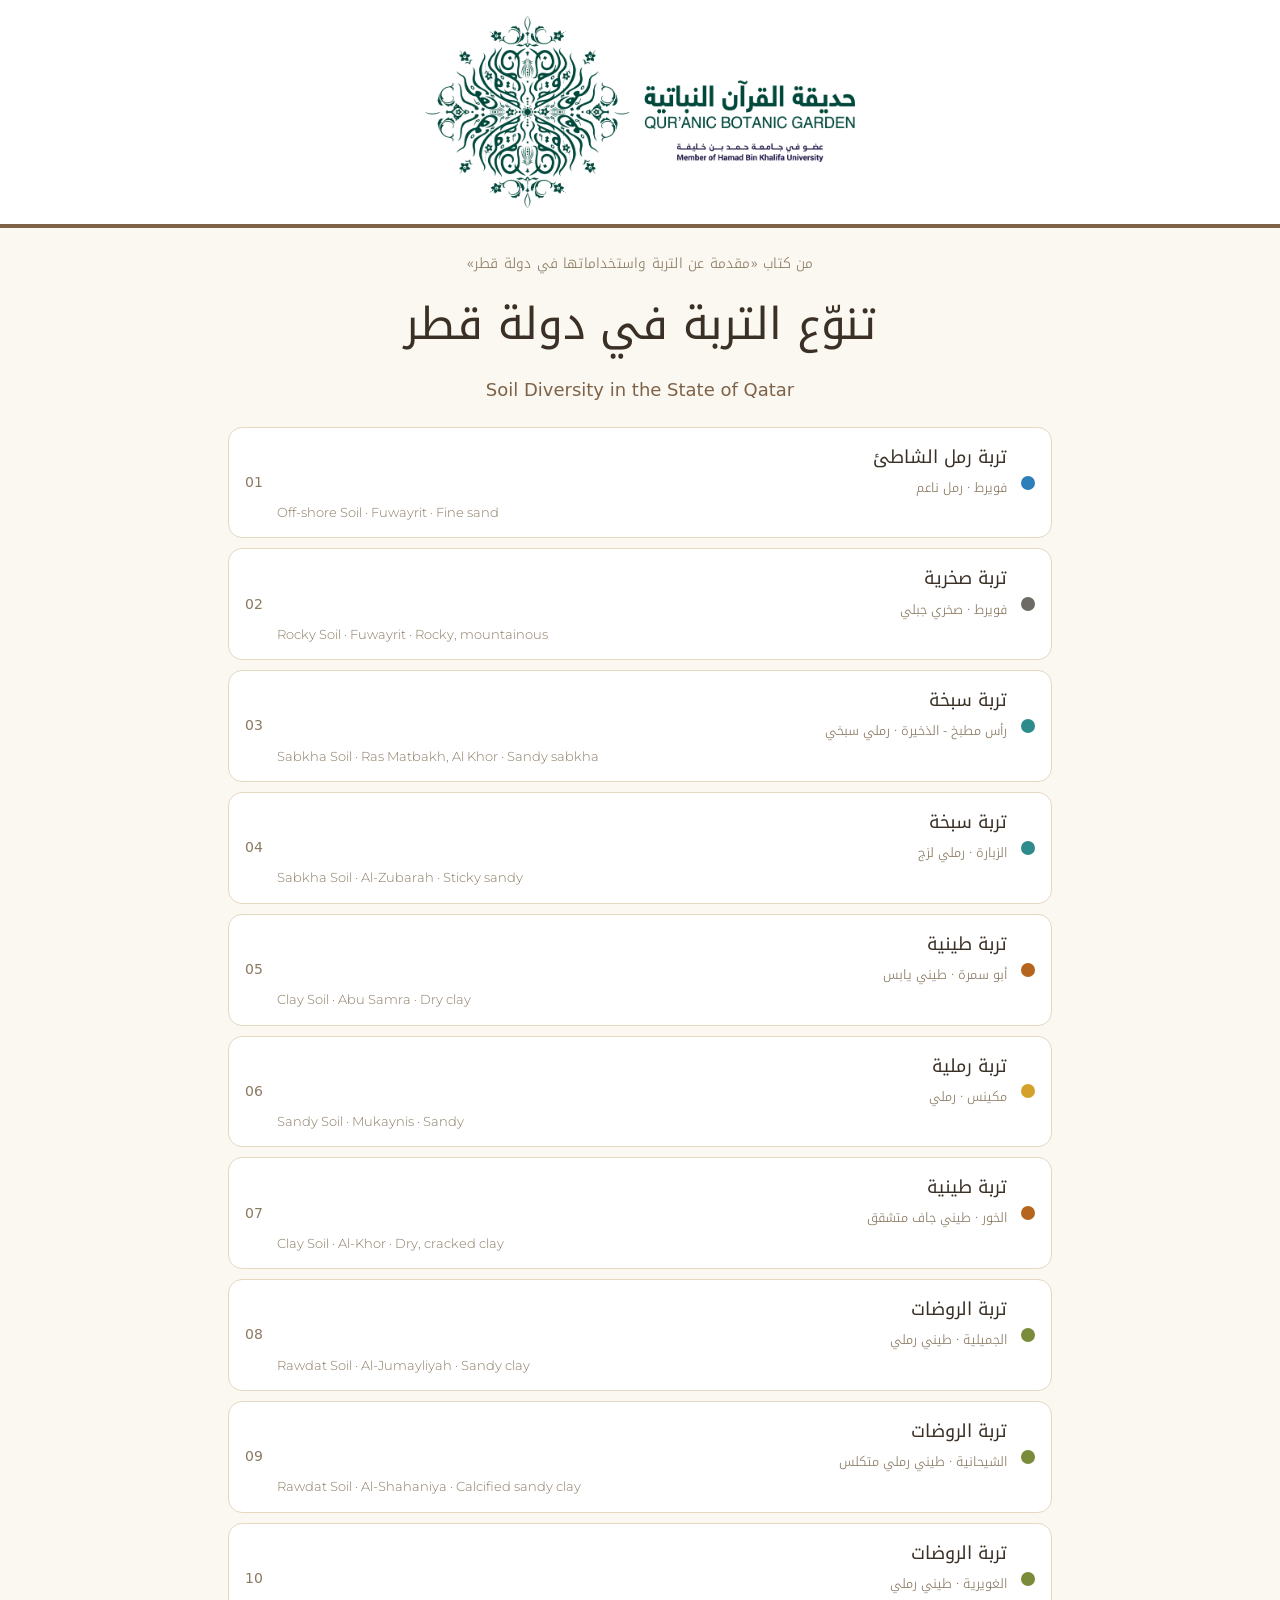
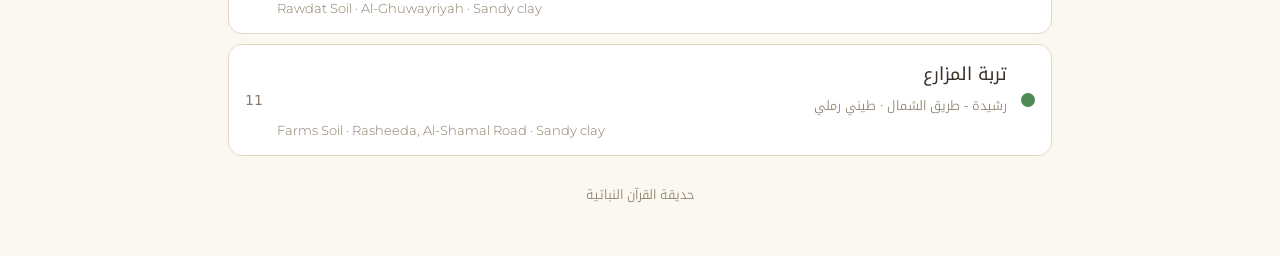
<file: index.html>
<!doctype html><html lang="ar" dir="rtl"><head><meta charset="utf-8">
<meta name="viewport" content="width=device-width,initial-scale=1"><title>تنوّع التربة في دولة قطر</title>
<meta name="description" content="صفحات تفصيلية لأنواع التربة في دولة قطر">
<link rel="stylesheet" href="assets/style.css"><style>:root{--acc:#7E6248}</style></head><body>
<header class="top"><img src="assets/logo.png" alt="حديقة القرآن النباتية - Qur'anic Botanic Garden"></header><div class="wrap"><div class="series">من كتاب «مقدمة عن التربة واستخداماتها في دولة قطر»</div><h1>تنوّع التربة في دولة قطر</h1><span class="en">Soil Diversity in the State of Qatar</span><div class="list"><a href="01-offshore-fuwayrit/"><span class="dot" style="background:#2C7FB8"></span><span class="t"><b>تربة رمل الشاطئ</b><small>فويرط · رمل ناعم</small><small class="e">Off-shore Soil · Fuwayrit · Fine sand</small></span><span class="n">01</span></a><a href="02-rocky-fuwayrit/"><span class="dot" style="background:#6E6A66"></span><span class="t"><b>تربة صخرية</b><small>فويرط · صخري جبلي</small><small class="e">Rocky Soil · Fuwayrit · Rocky, mountainous</small></span><span class="n">02</span></a><a href="03-sabkha-ras-matbakh/"><span class="dot" style="background:#2E8B8B"></span><span class="t"><b>تربة سبخة</b><small>رأس مطبخ - الذخيرة · رملي سبخي</small><small class="e">Sabkha Soil · Ras Matbakh, Al Khor · Sandy sabkha</small></span><span class="n">03</span></a><a href="04-sabkha-al-zubarah/"><span class="dot" style="background:#2E8B8B"></span><span class="t"><b>تربة سبخة</b><small>الزبارة · رملي لزج</small><small class="e">Sabkha Soil · Al-Zubarah · Sticky sandy</small></span><span class="n">04</span></a><a href="05-clay-abu-samra/"><span class="dot" style="background:#B5651D"></span><span class="t"><b>تربة طينية</b><small>أبو سمرة · طيني يابس</small><small class="e">Clay Soil · Abu Samra · Dry clay</small></span><span class="n">05</span></a><a href="06-sandy-mukaynis/"><span class="dot" style="background:#D4A12B"></span><span class="t"><b>تربة رملية</b><small>مكينس · رملي</small><small class="e">Sandy Soil · Mukaynis · Sandy</small></span><span class="n">06</span></a><a href="07-clay-al-khor/"><span class="dot" style="background:#B5651D"></span><span class="t"><b>تربة طينية</b><small>الخور · طيني جاف متشقق</small><small class="e">Clay Soil · Al-Khor · Dry, cracked clay</small></span><span class="n">07</span></a><a href="08-rawdat-al-jumayliyah/"><span class="dot" style="background:#7A8B3A"></span><span class="t"><b>تربة الروضات</b><small>الجميلية · طيني رملي</small><small class="e">Rawdat Soil · Al-Jumayliyah · Sandy clay</small></span><span class="n">08</span></a><a href="09-rawdat-al-shahaniya/"><span class="dot" style="background:#7A8B3A"></span><span class="t"><b>تربة الروضات</b><small>الشيحانية · طيني رملي متكلس</small><small class="e">Rawdat Soil · Al-Shahaniya · Calcified sandy clay</small></span><span class="n">09</span></a><a href="10-rawdat-al-ghuwayriyah/"><span class="dot" style="background:#7A8B3A"></span><span class="t"><b>تربة الروضات</b><small>الغويرية · طيني رملي</small><small class="e">Rawdat Soil · Al-Ghuwayriyah · Sandy clay</small></span><span class="n">10</span></a><a href="11-farms-rasheeda/"><span class="dot" style="background:#4E8B57"></span><span class="t"><b>تربة المزارع</b><small>رشيدة - طريق الشمال · طيني رملي</small><small class="e">Farms Soil · Rasheeda, Al-Shamal Road · Sandy clay</small></span><span class="n">11</span></a></div><footer>حديقة القرآن النباتية</footer></div></body></html>
</file>
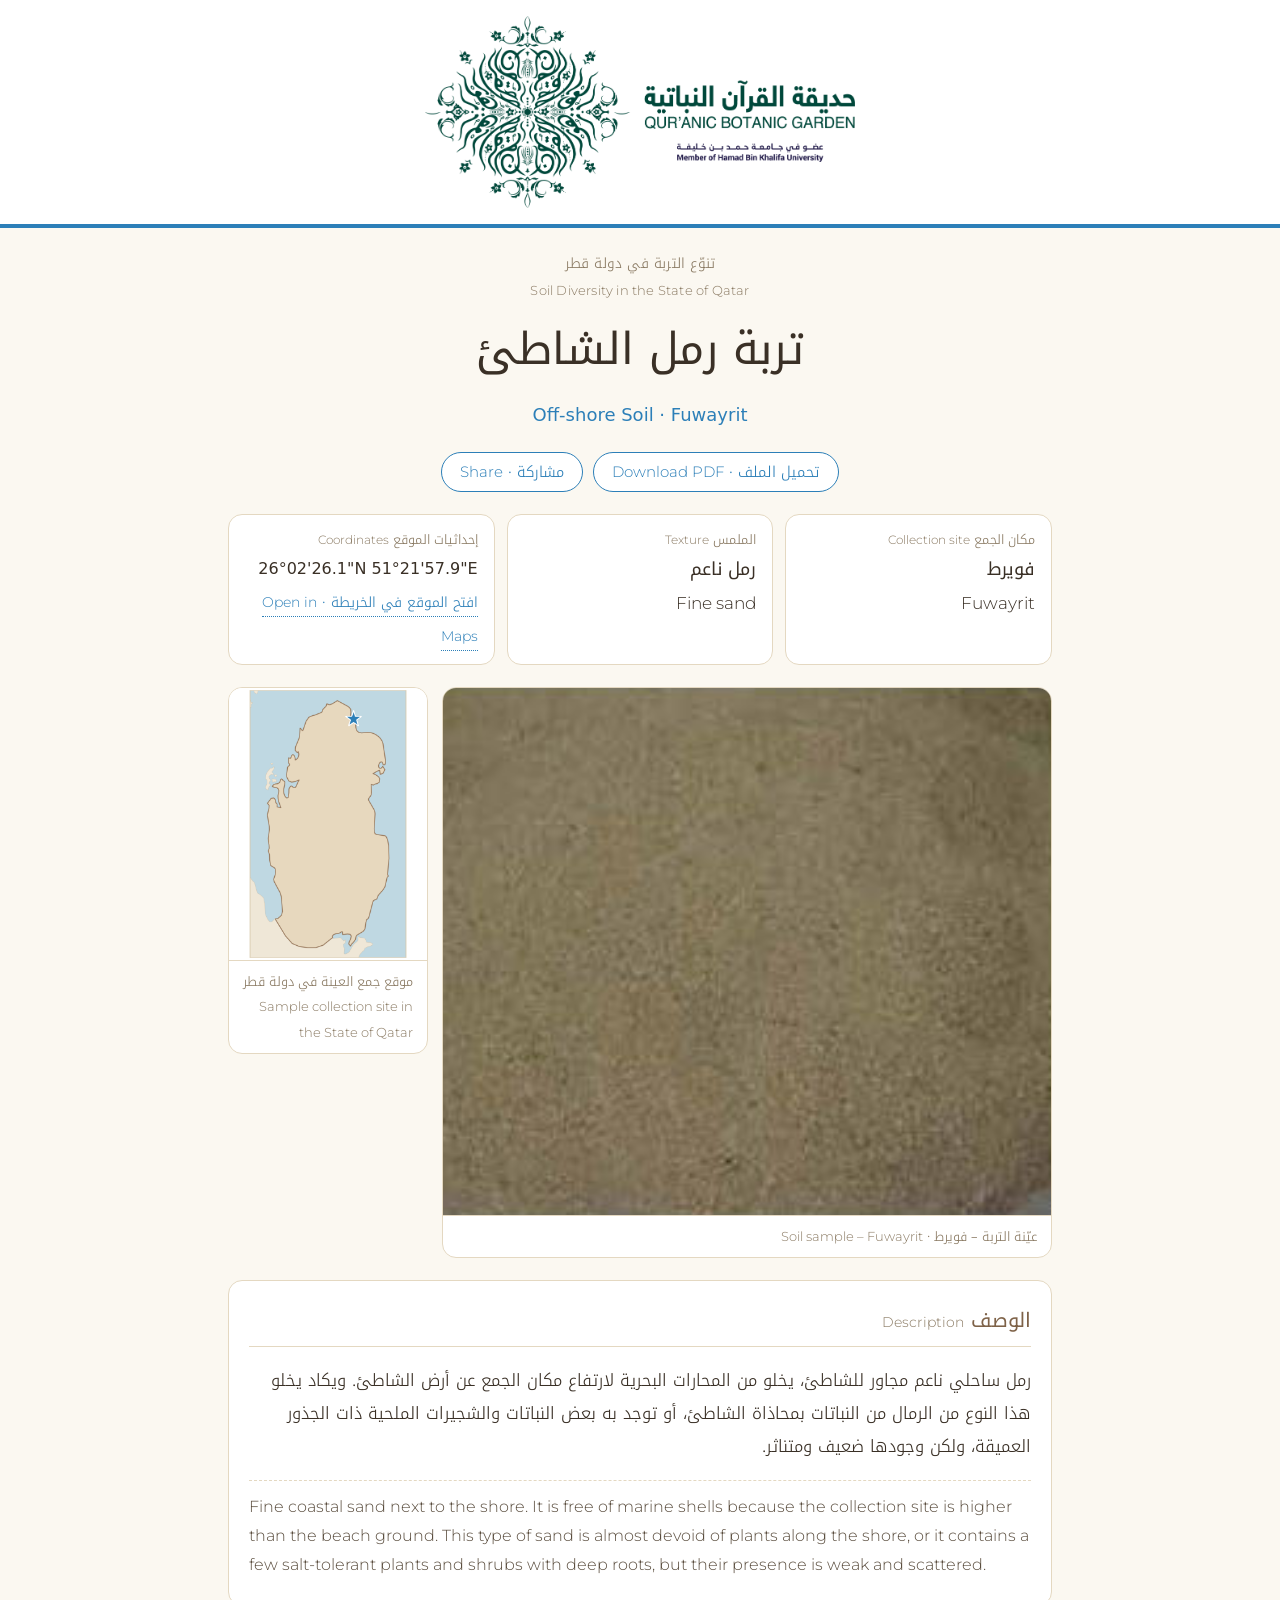
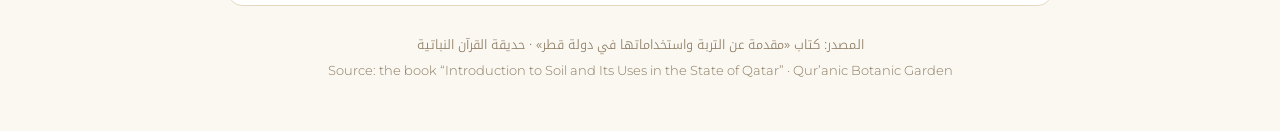
<file: 01-offshore-fuwayrit/index.html>
<!doctype html><html lang="ar" dir="rtl"><head><meta charset="utf-8">
<meta name="viewport" content="width=device-width,initial-scale=1"><title>تربة رمل الشاطئ – فويرط | تنوّع التربة في دولة قطر</title>
<meta name="description" content="رمل ساحلي ناعم مجاور للشاطئ، يخلو من المحارات البحرية لارتفاع مكان الجمع عن أرض الشاطئ. ويكاد يخلو هذا النوع من الرمال من النباتات بمحاذاة الشاطئ، أو ">
<link rel="stylesheet" href="../assets/style.css"><style>:root{--acc:#2C7FB8}</style></head><body>
<header class="top"><img src="../assets/logo.png" alt="حديقة القرآن النباتية - Qur'anic Botanic Garden"></header><div class="wrap">
<div class="series">تنوّع التربة في دولة قطر<span class="e" style="display:block;font-size:13px">Soil Diversity in the State of Qatar</span></div>
<h1>تربة رمل الشاطئ</h1><span class="en">Off-shore Soil · Fuwayrit</span>
<div class="actions"><a class="btn" href="01-offshore-fuwayrit.pdf" download>تحميل الملف · <span class="e">Download PDF</span></a><button class="btn" type="button" id="share">مشاركة · <span class="e">Share</span></button></div>
<div class="facts">
 <div class="fact"><small>مكان الجمع <span class="e">Collection site</span></small><b>فويرط</b><br><span class="e">Fuwayrit</span></div>
 <div class="fact"><small>الملمس <span class="e">Texture</span></small><b>رمل ناعم</b><br><span class="e">Fine sand</span></div>
 <div class="fact"><small>إحداثيات الموقع <span class="e">Coordinates</span></small><span class="lat">26°02'26.1"N 51°21'57.9"E</span><br><a href="https://www.google.com/maps?q=26.040583,51.366083" target="_blank" rel="noopener">افتح الموقع في الخريطة · <span class="e">Open in Maps</span></a></div>
</div>
<div class="media">
 <figure><img src="img/sample.png" alt="عيّنة تربة رمل الشاطئ – فويرط"><figcaption>عيّنة التربة – فويرط · <span class="e">Soil sample – Fuwayrit</span></figcaption></figure>
 <figure><img src="img/map.png" alt="موقع العيّنة على خريطة قطر"><figcaption>موقع جمع العينة في دولة قطر<br><span class="e">Sample collection site in the State of Qatar</span></figcaption></figure>
</div>
<section class="block"><h2>الوصف <span class="e">Description</span></h2><p>رمل ساحلي ناعم مجاور للشاطئ، يخلو من المحارات البحرية لارتفاع مكان الجمع عن أرض الشاطئ. ويكاد يخلو هذا النوع من الرمال من النباتات بمحاذاة الشاطئ، أو توجد به بعض النباتات والشجيرات الملحية ذات الجذور العميقة، ولكن وجودها ضعيف ومتناثر.</p><p class="e" lang="en">Fine coastal sand next to the shore. It is free of marine shells because the collection site is higher than the beach ground. This type of sand is almost devoid of plants along the shore, or it contains a few salt-tolerant plants and shrubs with deep roots, but their presence is weak and scattered.</p></section>

<script>
(function(){var b=document.getElementById('share');if(!b)return;b.addEventListener('click',async function(){
 var url=location.href.split('#')[0],pdf='01-offshore-fuwayrit.pdf',title=document.title;
 try{ var r=await fetch(pdf); var f=new File([await r.blob()],pdf,{type:'application/pdf'});
   if(navigator.canShare&&navigator.canShare({files:[f]})){await navigator.share({files:[f],title:title,url:url});return;} }catch(e){}
 try{ if(navigator.share){await navigator.share({title:title,url:url});return;} }catch(e){return;}
 try{ await navigator.clipboard.writeText(url); b.textContent='تم نسخ الرابط · Link copied'; }catch(e){ window.prompt('Link',url); }
});})();
</script>
<footer>المصدر: كتاب «مقدمة عن التربة واستخداماتها في دولة قطر» · حديقة القرآن النباتية<br><span class="e">Source: the book “Introduction to Soil and Its Uses in the State of Qatar” · Qur’anic Botanic Garden</span></footer></div></body></html>
</file>
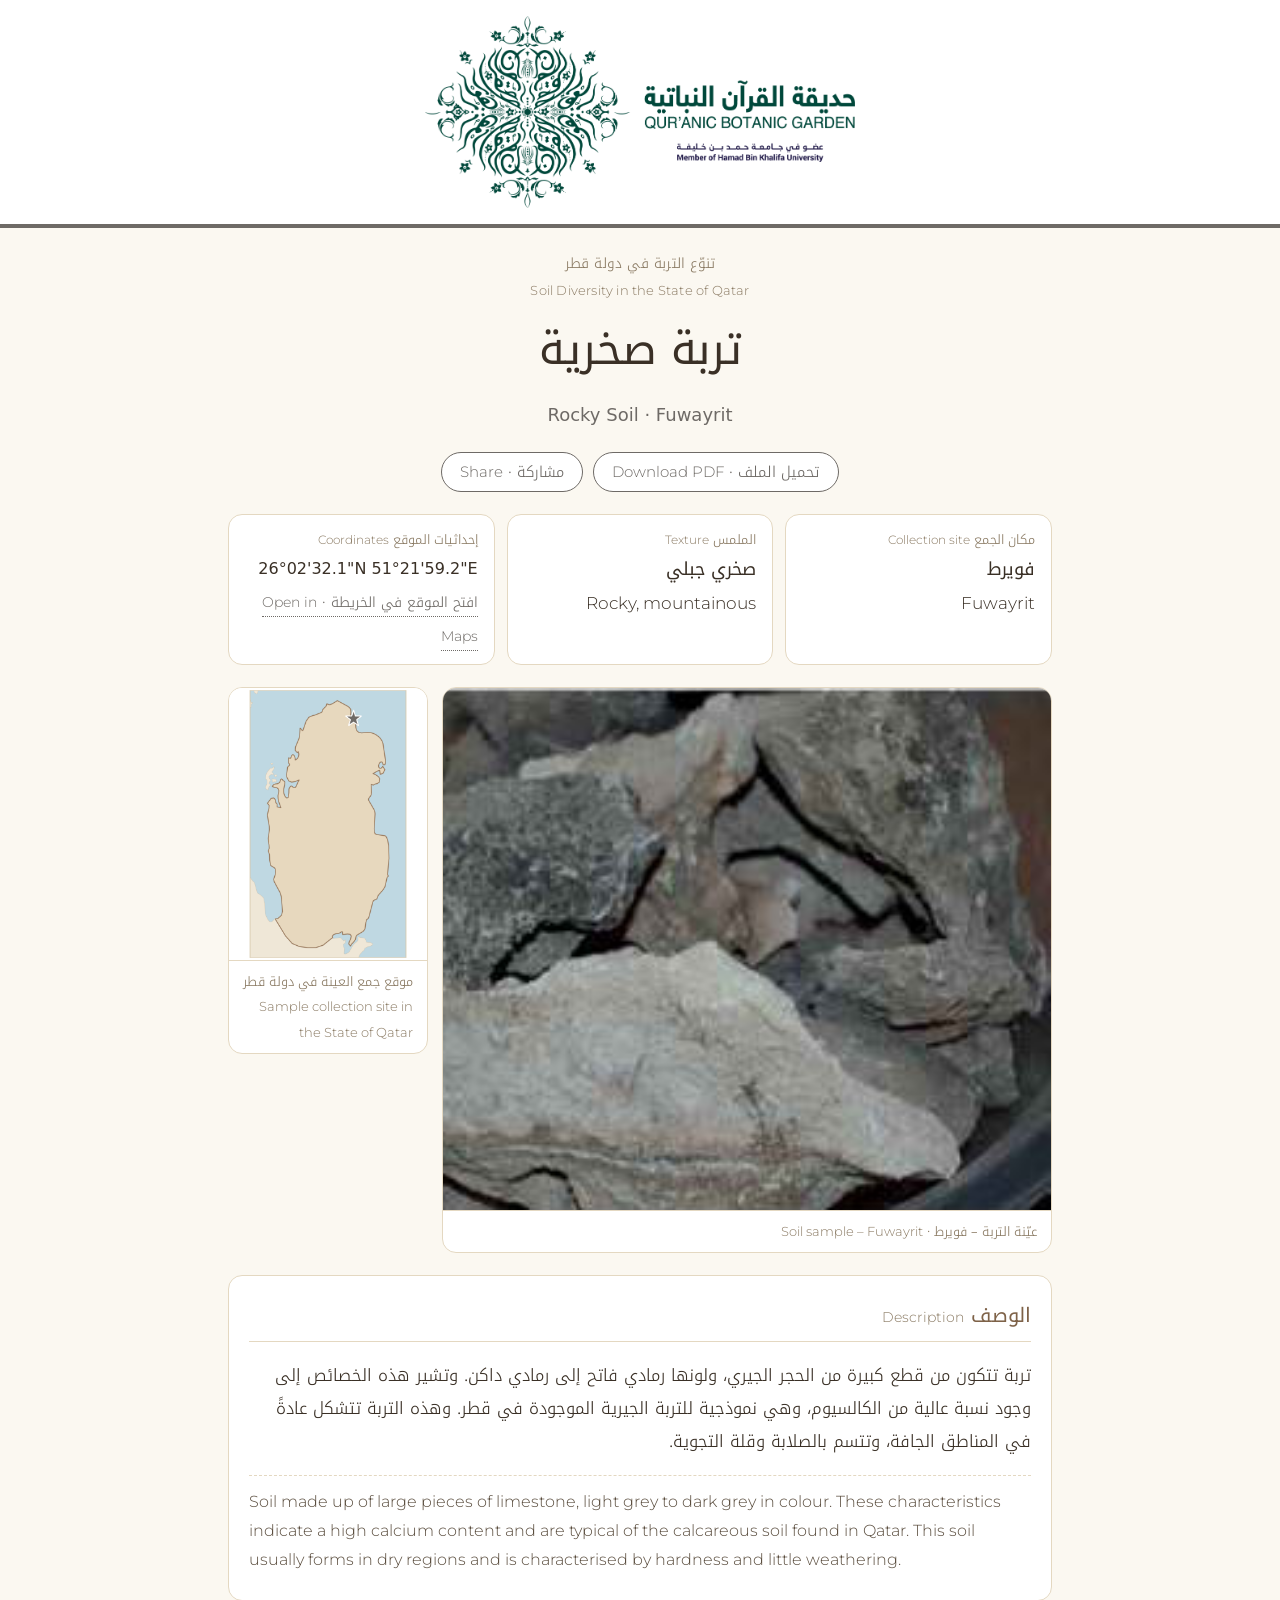
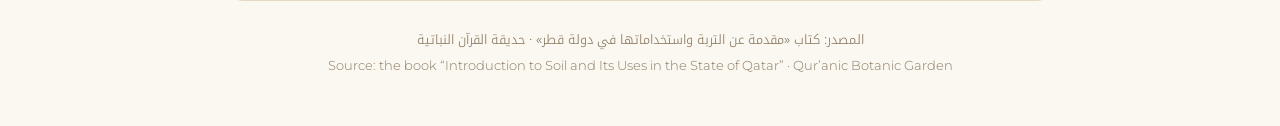
<file: 02-rocky-fuwayrit/index.html>
<!doctype html><html lang="ar" dir="rtl"><head><meta charset="utf-8">
<meta name="viewport" content="width=device-width,initial-scale=1"><title>تربة صخرية – فويرط | تنوّع التربة في دولة قطر</title>
<meta name="description" content="تربة تتكون من قطع كبيرة من الحجر الجيري، ولونها رمادي فاتح إلى رمادي داكن. وتشير هذه الخصائص إلى وجود نسبة عالية من الكالسيوم، وهي نموذجية للتربة الجي">
<link rel="stylesheet" href="../assets/style.css"><style>:root{--acc:#6E6A66}</style></head><body>
<header class="top"><img src="../assets/logo.png" alt="حديقة القرآن النباتية - Qur'anic Botanic Garden"></header><div class="wrap">
<div class="series">تنوّع التربة في دولة قطر<span class="e" style="display:block;font-size:13px">Soil Diversity in the State of Qatar</span></div>
<h1>تربة صخرية</h1><span class="en">Rocky Soil · Fuwayrit</span>
<div class="actions"><a class="btn" href="02-rocky-fuwayrit.pdf" download>تحميل الملف · <span class="e">Download PDF</span></a><button class="btn" type="button" id="share">مشاركة · <span class="e">Share</span></button></div>
<div class="facts">
 <div class="fact"><small>مكان الجمع <span class="e">Collection site</span></small><b>فويرط</b><br><span class="e">Fuwayrit</span></div>
 <div class="fact"><small>الملمس <span class="e">Texture</span></small><b>صخري جبلي</b><br><span class="e">Rocky, mountainous</span></div>
 <div class="fact"><small>إحداثيات الموقع <span class="e">Coordinates</span></small><span class="lat">26°02'32.1"N 51°21'59.2"E</span><br><a href="https://www.google.com/maps?q=26.042250,51.366444" target="_blank" rel="noopener">افتح الموقع في الخريطة · <span class="e">Open in Maps</span></a></div>
</div>
<div class="media">
 <figure><img src="img/sample.png" alt="عيّنة تربة صخرية – فويرط"><figcaption>عيّنة التربة – فويرط · <span class="e">Soil sample – Fuwayrit</span></figcaption></figure>
 <figure><img src="img/map.png" alt="موقع العيّنة على خريطة قطر"><figcaption>موقع جمع العينة في دولة قطر<br><span class="e">Sample collection site in the State of Qatar</span></figcaption></figure>
</div>
<section class="block"><h2>الوصف <span class="e">Description</span></h2><p>تربة تتكون من قطع كبيرة من الحجر الجيري، ولونها رمادي فاتح إلى رمادي داكن. وتشير هذه الخصائص إلى وجود نسبة عالية من الكالسيوم، وهي نموذجية للتربة الجيرية الموجودة في قطر. وهذه التربة تتشكل عادةً في المناطق الجافة، وتتسم بالصلابة وقلة التجوية.</p><p class="e" lang="en">Soil made up of large pieces of limestone, light grey to dark grey in colour. These characteristics indicate a high calcium content and are typical of the calcareous soil found in Qatar. This soil usually forms in dry regions and is characterised by hardness and little weathering.</p></section>

<script>
(function(){var b=document.getElementById('share');if(!b)return;b.addEventListener('click',async function(){
 var url=location.href.split('#')[0],pdf='02-rocky-fuwayrit.pdf',title=document.title;
 try{ var r=await fetch(pdf); var f=new File([await r.blob()],pdf,{type:'application/pdf'});
   if(navigator.canShare&&navigator.canShare({files:[f]})){await navigator.share({files:[f],title:title,url:url});return;} }catch(e){}
 try{ if(navigator.share){await navigator.share({title:title,url:url});return;} }catch(e){return;}
 try{ await navigator.clipboard.writeText(url); b.textContent='تم نسخ الرابط · Link copied'; }catch(e){ window.prompt('Link',url); }
});})();
</script>
<footer>المصدر: كتاب «مقدمة عن التربة واستخداماتها في دولة قطر» · حديقة القرآن النباتية<br><span class="e">Source: the book “Introduction to Soil and Its Uses in the State of Qatar” · Qur’anic Botanic Garden</span></footer></div></body></html>
</file>
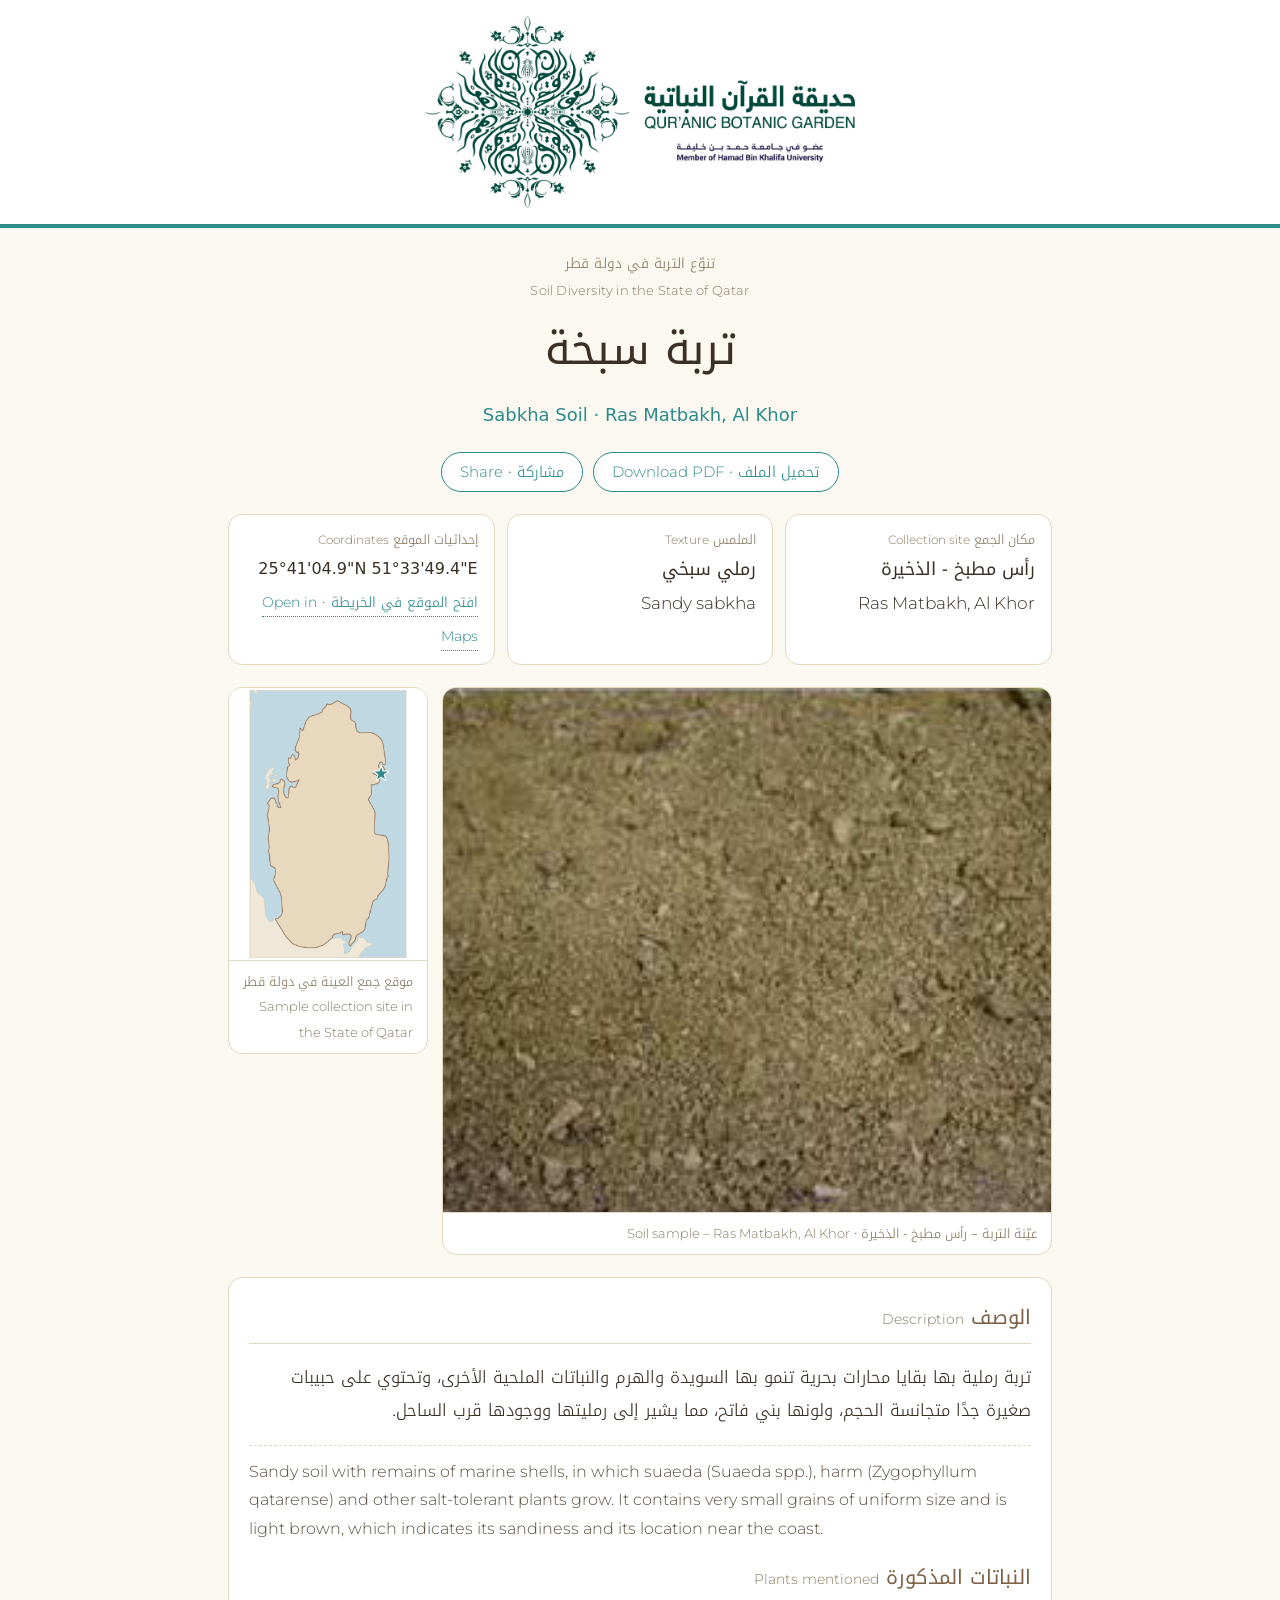
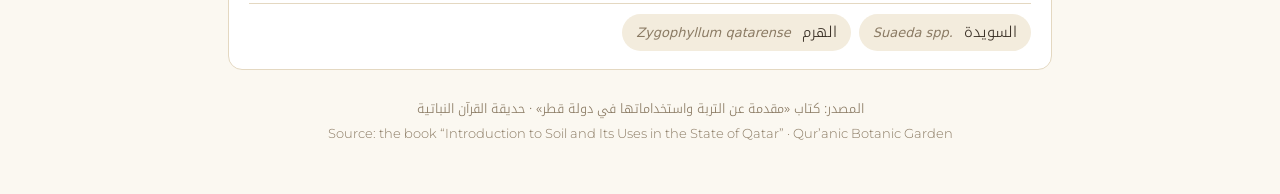
<file: 03-sabkha-ras-matbakh/index.html>
<!doctype html><html lang="ar" dir="rtl"><head><meta charset="utf-8">
<meta name="viewport" content="width=device-width,initial-scale=1"><title>تربة سبخة – رأس مطبخ - الذخيرة | تنوّع التربة في دولة قطر</title>
<meta name="description" content="تربة رملية بها بقايا محارات بحرية تنمو بها السويدة والهرم والنباتات الملحية الأخرى، وتحتوي على حبيبات صغيرة جدًا متجانسة الحجم، ولونها بني فاتح، مما ي">
<link rel="stylesheet" href="../assets/style.css"><style>:root{--acc:#2E8B8B}</style></head><body>
<header class="top"><img src="../assets/logo.png" alt="حديقة القرآن النباتية - Qur'anic Botanic Garden"></header><div class="wrap">
<div class="series">تنوّع التربة في دولة قطر<span class="e" style="display:block;font-size:13px">Soil Diversity in the State of Qatar</span></div>
<h1>تربة سبخة</h1><span class="en">Sabkha Soil · Ras Matbakh, Al Khor</span>
<div class="actions"><a class="btn" href="03-sabkha-ras-matbakh.pdf" download>تحميل الملف · <span class="e">Download PDF</span></a><button class="btn" type="button" id="share">مشاركة · <span class="e">Share</span></button></div>
<div class="facts">
 <div class="fact"><small>مكان الجمع <span class="e">Collection site</span></small><b>رأس مطبخ - الذخيرة</b><br><span class="e">Ras Matbakh, Al Khor</span></div>
 <div class="fact"><small>الملمس <span class="e">Texture</span></small><b>رملي سبخي</b><br><span class="e">Sandy sabkha</span></div>
 <div class="fact"><small>إحداثيات الموقع <span class="e">Coordinates</span></small><span class="lat">25°41'04.9"N 51°33'49.4"E</span><br><a href="https://www.google.com/maps?q=25.684694,51.563722" target="_blank" rel="noopener">افتح الموقع في الخريطة · <span class="e">Open in Maps</span></a></div>
</div>
<div class="media">
 <figure><img src="img/sample.png" alt="عيّنة تربة سبخة – رأس مطبخ - الذخيرة"><figcaption>عيّنة التربة – رأس مطبخ - الذخيرة · <span class="e">Soil sample – Ras Matbakh, Al Khor</span></figcaption></figure>
 <figure><img src="img/map.png" alt="موقع العيّنة على خريطة قطر"><figcaption>موقع جمع العينة في دولة قطر<br><span class="e">Sample collection site in the State of Qatar</span></figcaption></figure>
</div>
<section class="block"><h2>الوصف <span class="e">Description</span></h2><p>تربة رملية بها بقايا محارات بحرية تنمو بها السويدة والهرم والنباتات الملحية الأخرى، وتحتوي على حبيبات صغيرة جدًا متجانسة الحجم، ولونها بني فاتح، مما يشير إلى رمليتها ووجودها قرب الساحل.</p><p class="e" lang="en">Sandy soil with remains of marine shells, in which suaeda (Suaeda spp.), harm (Zygophyllum qatarense) and other salt-tolerant plants grow. It contains very small grains of uniform size and is light brown, which indicates its sandiness and its location near the coast.</p><h2>النباتات المذكورة <span class="e">Plants mentioned</span></h2><div class="chips"><span class="chip">السويدة <i>Suaeda spp.</i></span><span class="chip">الهرم <i>Zygophyllum qatarense</i></span></div></section>

<script>
(function(){var b=document.getElementById('share');if(!b)return;b.addEventListener('click',async function(){
 var url=location.href.split('#')[0],pdf='03-sabkha-ras-matbakh.pdf',title=document.title;
 try{ var r=await fetch(pdf); var f=new File([await r.blob()],pdf,{type:'application/pdf'});
   if(navigator.canShare&&navigator.canShare({files:[f]})){await navigator.share({files:[f],title:title,url:url});return;} }catch(e){}
 try{ if(navigator.share){await navigator.share({title:title,url:url});return;} }catch(e){return;}
 try{ await navigator.clipboard.writeText(url); b.textContent='تم نسخ الرابط · Link copied'; }catch(e){ window.prompt('Link',url); }
});})();
</script>
<footer>المصدر: كتاب «مقدمة عن التربة واستخداماتها في دولة قطر» · حديقة القرآن النباتية<br><span class="e">Source: the book “Introduction to Soil and Its Uses in the State of Qatar” · Qur’anic Botanic Garden</span></footer></div></body></html>
</file>
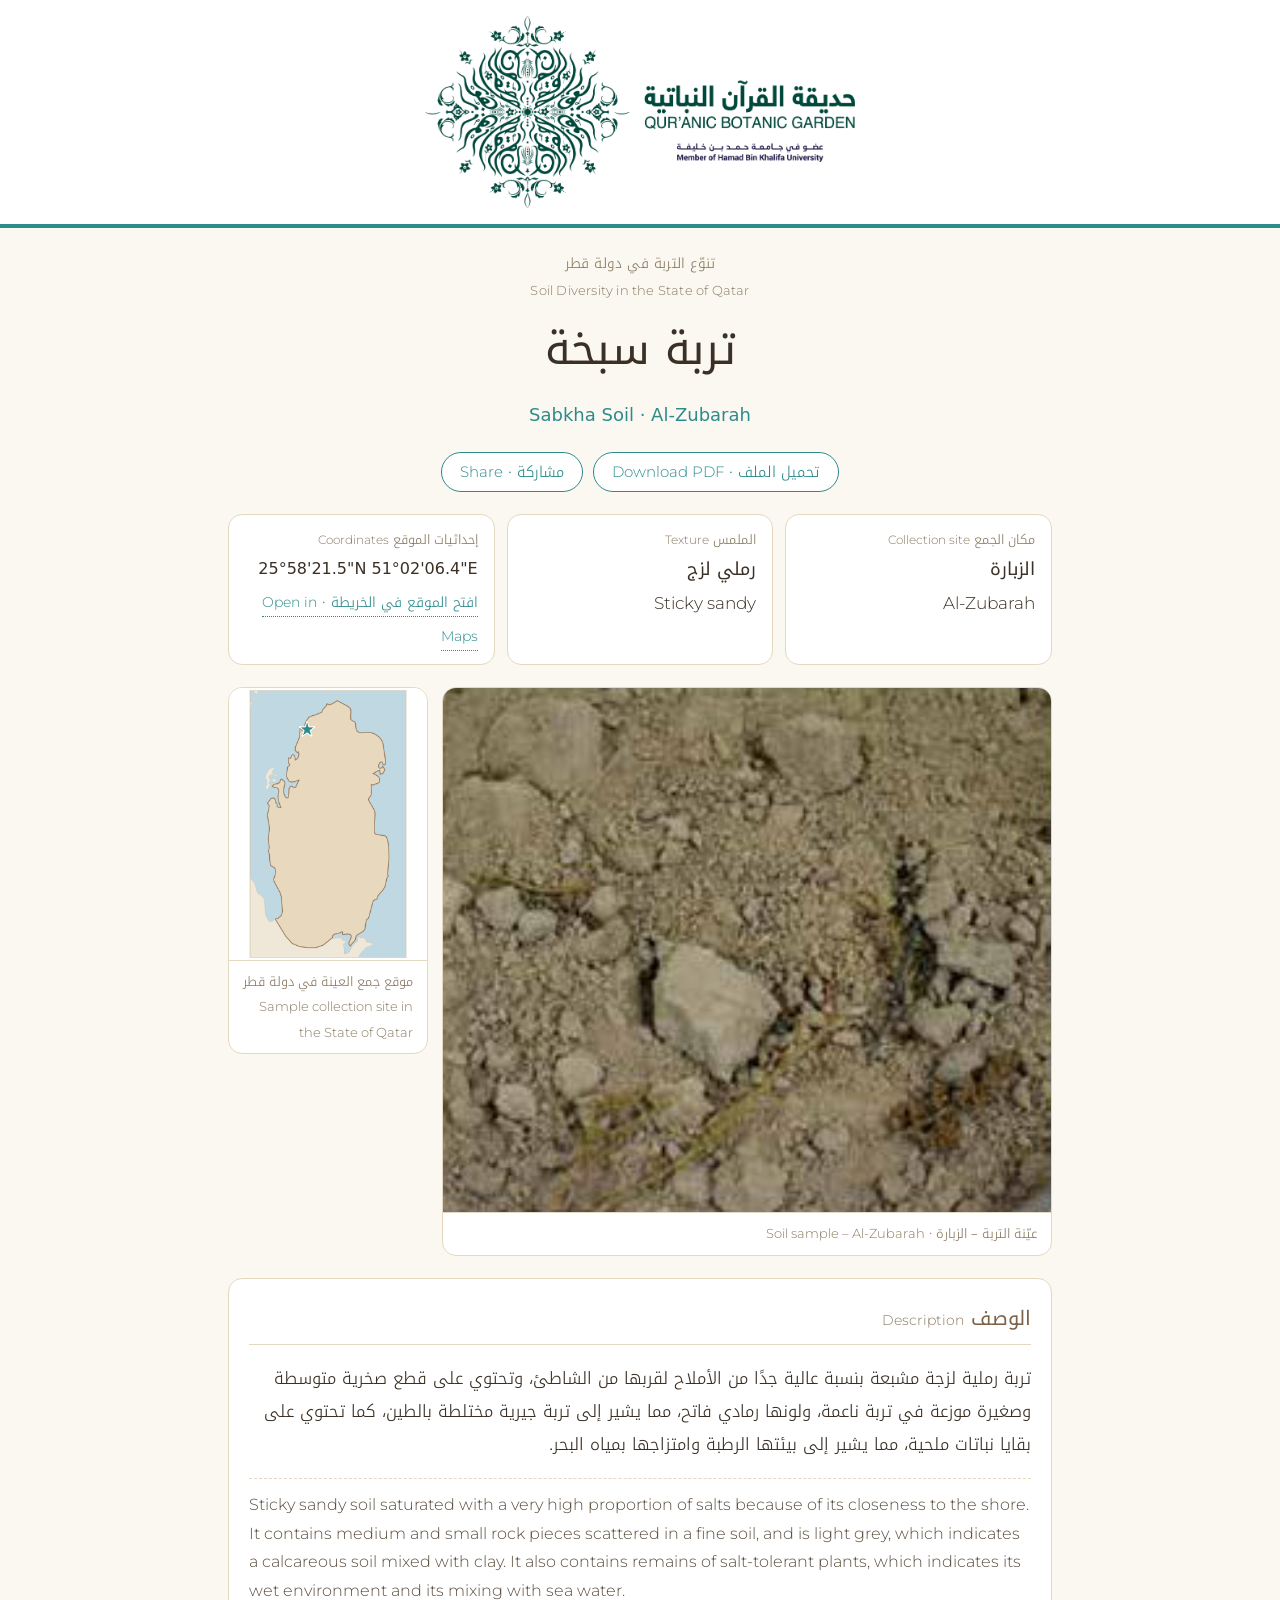
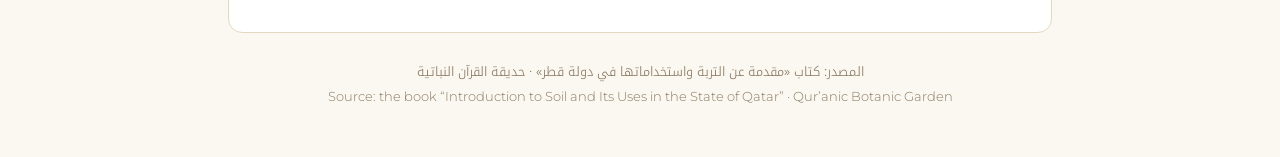
<file: 04-sabkha-al-zubarah/index.html>
<!doctype html><html lang="ar" dir="rtl"><head><meta charset="utf-8">
<meta name="viewport" content="width=device-width,initial-scale=1"><title>تربة سبخة – الزبارة | تنوّع التربة في دولة قطر</title>
<meta name="description" content="تربة رملية لزجة مشبعة بنسبة عالية جدًا من الأملاح لقربها من الشاطئ، وتحتوي على قطع صخرية متوسطة وصغيرة موزعة في تربة ناعمة، ولونها رمادي فاتح، مما يشي">
<link rel="stylesheet" href="../assets/style.css"><style>:root{--acc:#2E8B8B}</style></head><body>
<header class="top"><img src="../assets/logo.png" alt="حديقة القرآن النباتية - Qur'anic Botanic Garden"></header><div class="wrap">
<div class="series">تنوّع التربة في دولة قطر<span class="e" style="display:block;font-size:13px">Soil Diversity in the State of Qatar</span></div>
<h1>تربة سبخة</h1><span class="en">Sabkha Soil · Al-Zubarah</span>
<div class="actions"><a class="btn" href="04-sabkha-al-zubarah.pdf" download>تحميل الملف · <span class="e">Download PDF</span></a><button class="btn" type="button" id="share">مشاركة · <span class="e">Share</span></button></div>
<div class="facts">
 <div class="fact"><small>مكان الجمع <span class="e">Collection site</span></small><b>الزبارة</b><br><span class="e">Al-Zubarah</span></div>
 <div class="fact"><small>الملمس <span class="e">Texture</span></small><b>رملي لزج</b><br><span class="e">Sticky sandy</span></div>
 <div class="fact"><small>إحداثيات الموقع <span class="e">Coordinates</span></small><span class="lat">25°58'21.5"N 51°02'06.4"E</span><br><a href="https://www.google.com/maps?q=25.972639,51.035111" target="_blank" rel="noopener">افتح الموقع في الخريطة · <span class="e">Open in Maps</span></a></div>
</div>
<div class="media">
 <figure><img src="img/sample.png" alt="عيّنة تربة سبخة – الزبارة"><figcaption>عيّنة التربة – الزبارة · <span class="e">Soil sample – Al-Zubarah</span></figcaption></figure>
 <figure><img src="img/map.png" alt="موقع العيّنة على خريطة قطر"><figcaption>موقع جمع العينة في دولة قطر<br><span class="e">Sample collection site in the State of Qatar</span></figcaption></figure>
</div>
<section class="block"><h2>الوصف <span class="e">Description</span></h2><p>تربة رملية لزجة مشبعة بنسبة عالية جدًا من الأملاح لقربها من الشاطئ، وتحتوي على قطع صخرية متوسطة وصغيرة موزعة في تربة ناعمة، ولونها رمادي فاتح، مما يشير إلى تربة جيرية مختلطة بالطين، كما تحتوي على بقايا نباتات ملحية، مما يشير إلى بيئتها الرطبة وامتزاجها بمياه البحر.</p><p class="e" lang="en">Sticky sandy soil saturated with a very high proportion of salts because of its closeness to the shore. It contains medium and small rock pieces scattered in a fine soil, and is light grey, which indicates a calcareous soil mixed with clay. It also contains remains of salt-tolerant plants, which indicates its wet environment and its mixing with sea water.</p></section>

<script>
(function(){var b=document.getElementById('share');if(!b)return;b.addEventListener('click',async function(){
 var url=location.href.split('#')[0],pdf='04-sabkha-al-zubarah.pdf',title=document.title;
 try{ var r=await fetch(pdf); var f=new File([await r.blob()],pdf,{type:'application/pdf'});
   if(navigator.canShare&&navigator.canShare({files:[f]})){await navigator.share({files:[f],title:title,url:url});return;} }catch(e){}
 try{ if(navigator.share){await navigator.share({title:title,url:url});return;} }catch(e){return;}
 try{ await navigator.clipboard.writeText(url); b.textContent='تم نسخ الرابط · Link copied'; }catch(e){ window.prompt('Link',url); }
});})();
</script>
<footer>المصدر: كتاب «مقدمة عن التربة واستخداماتها في دولة قطر» · حديقة القرآن النباتية<br><span class="e">Source: the book “Introduction to Soil and Its Uses in the State of Qatar” · Qur’anic Botanic Garden</span></footer></div></body></html>
</file>
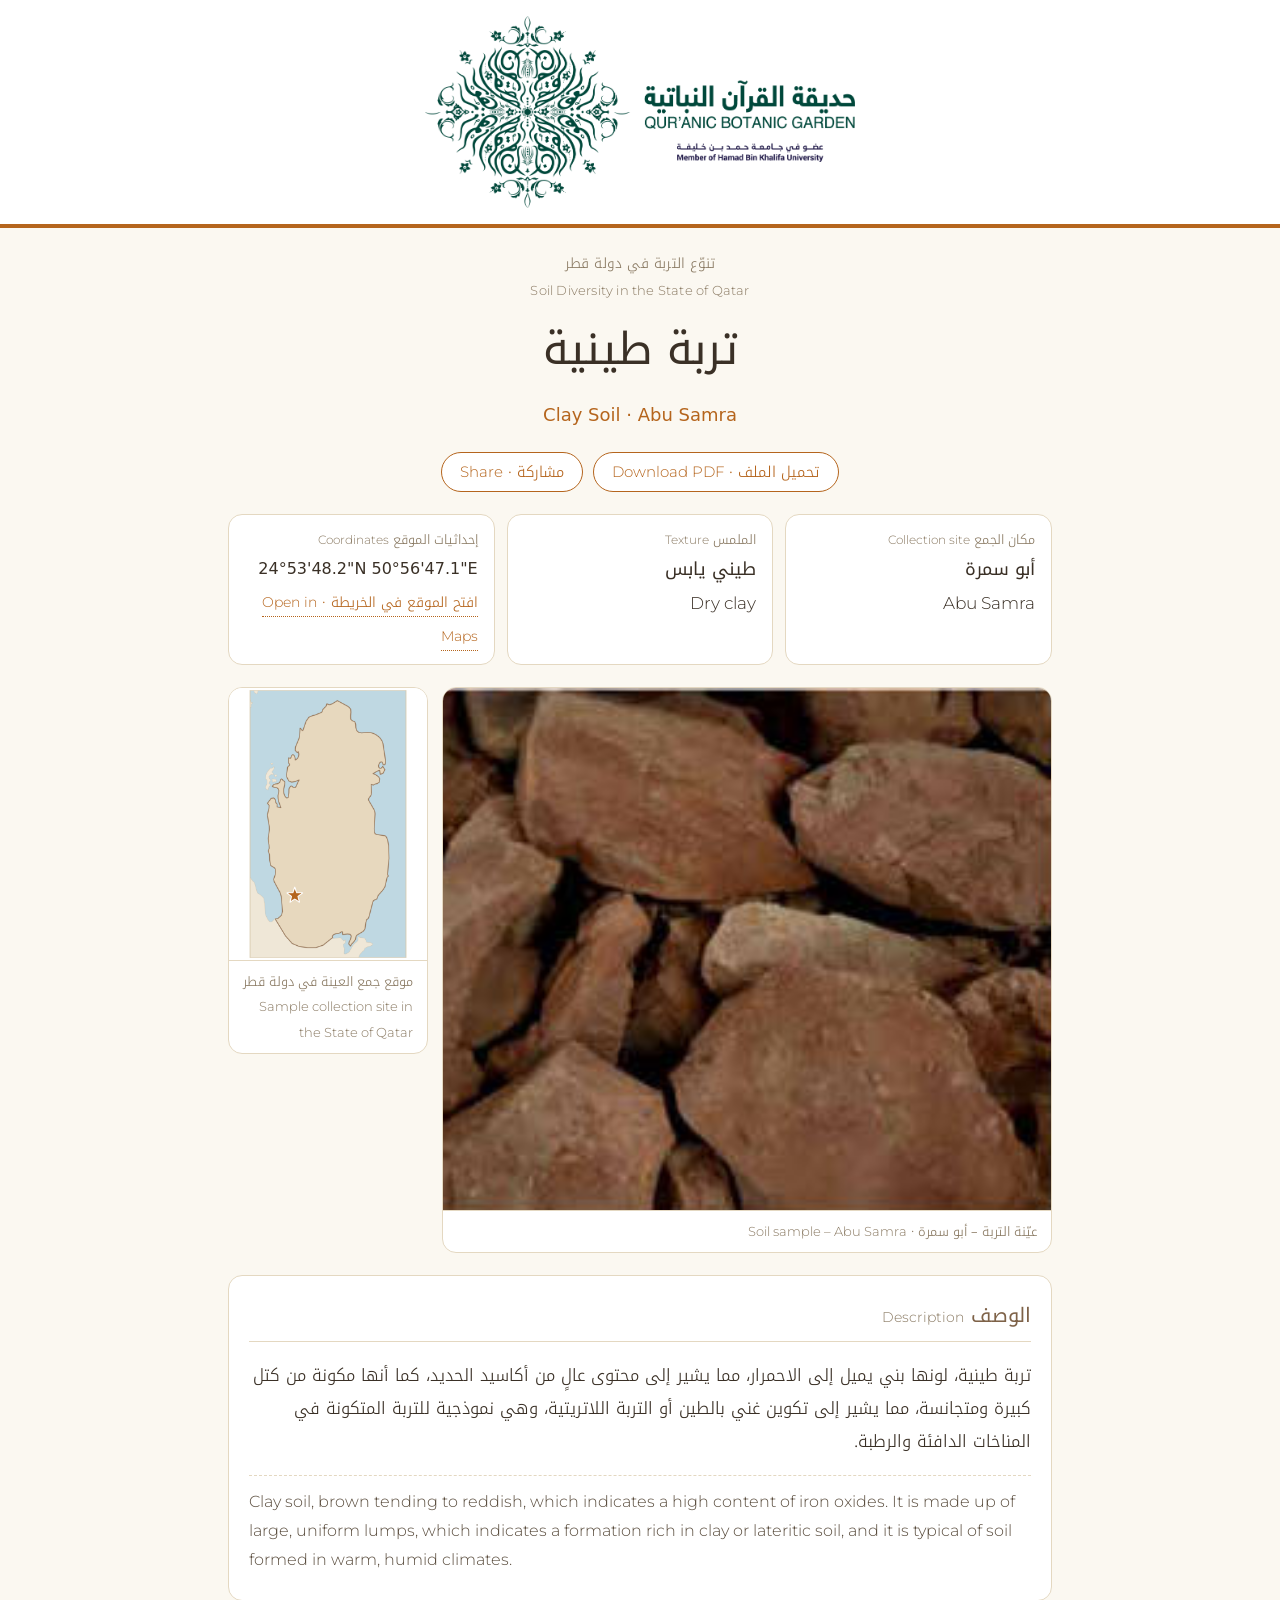
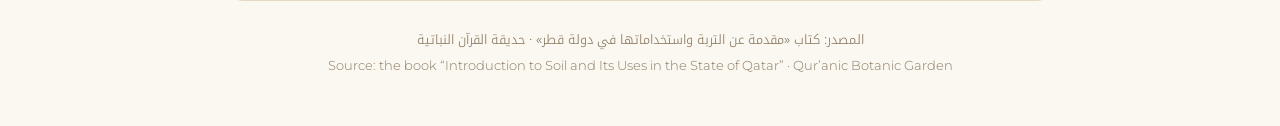
<file: 05-clay-abu-samra/index.html>
<!doctype html><html lang="ar" dir="rtl"><head><meta charset="utf-8">
<meta name="viewport" content="width=device-width,initial-scale=1"><title>تربة طينية – أبو سمرة | تنوّع التربة في دولة قطر</title>
<meta name="description" content="تربة طينية، لونها بني يميل إلى الاحمرار، مما يشير إلى محتوى عالٍ من أكاسيد الحديد، كما أنها مكونة من كتل كبيرة ومتجانسة، مما يشير إلى تكوين غني بالطين">
<link rel="stylesheet" href="../assets/style.css"><style>:root{--acc:#B5651D}</style></head><body>
<header class="top"><img src="../assets/logo.png" alt="حديقة القرآن النباتية - Qur'anic Botanic Garden"></header><div class="wrap">
<div class="series">تنوّع التربة في دولة قطر<span class="e" style="display:block;font-size:13px">Soil Diversity in the State of Qatar</span></div>
<h1>تربة طينية</h1><span class="en">Clay Soil · Abu Samra</span>
<div class="actions"><a class="btn" href="05-clay-abu-samra.pdf" download>تحميل الملف · <span class="e">Download PDF</span></a><button class="btn" type="button" id="share">مشاركة · <span class="e">Share</span></button></div>
<div class="facts">
 <div class="fact"><small>مكان الجمع <span class="e">Collection site</span></small><b>أبو سمرة</b><br><span class="e">Abu Samra</span></div>
 <div class="fact"><small>الملمس <span class="e">Texture</span></small><b>طيني يابس</b><br><span class="e">Dry clay</span></div>
 <div class="fact"><small>إحداثيات الموقع <span class="e">Coordinates</span></small><span class="lat">24°53'48.2"N 50°56'47.1"E</span><br><a href="https://www.google.com/maps?q=24.896722,50.946417" target="_blank" rel="noopener">افتح الموقع في الخريطة · <span class="e">Open in Maps</span></a></div>
</div>
<div class="media">
 <figure><img src="img/sample.png" alt="عيّنة تربة طينية – أبو سمرة"><figcaption>عيّنة التربة – أبو سمرة · <span class="e">Soil sample – Abu Samra</span></figcaption></figure>
 <figure><img src="img/map.png" alt="موقع العيّنة على خريطة قطر"><figcaption>موقع جمع العينة في دولة قطر<br><span class="e">Sample collection site in the State of Qatar</span></figcaption></figure>
</div>
<section class="block"><h2>الوصف <span class="e">Description</span></h2><p>تربة طينية، لونها بني يميل إلى الاحمرار، مما يشير إلى محتوى عالٍ من أكاسيد الحديد، كما أنها مكونة من كتل كبيرة ومتجانسة، مما يشير إلى تكوين غني بالطين أو التربة اللاتريتية، وهي نموذجية للتربة المتكونة في المناخات الدافئة والرطبة.</p><p class="e" lang="en">Clay soil, brown tending to reddish, which indicates a high content of iron oxides. It is made up of large, uniform lumps, which indicates a formation rich in clay or lateritic soil, and it is typical of soil formed in warm, humid climates.</p></section>

<script>
(function(){var b=document.getElementById('share');if(!b)return;b.addEventListener('click',async function(){
 var url=location.href.split('#')[0],pdf='05-clay-abu-samra.pdf',title=document.title;
 try{ var r=await fetch(pdf); var f=new File([await r.blob()],pdf,{type:'application/pdf'});
   if(navigator.canShare&&navigator.canShare({files:[f]})){await navigator.share({files:[f],title:title,url:url});return;} }catch(e){}
 try{ if(navigator.share){await navigator.share({title:title,url:url});return;} }catch(e){return;}
 try{ await navigator.clipboard.writeText(url); b.textContent='تم نسخ الرابط · Link copied'; }catch(e){ window.prompt('Link',url); }
});})();
</script>
<footer>المصدر: كتاب «مقدمة عن التربة واستخداماتها في دولة قطر» · حديقة القرآن النباتية<br><span class="e">Source: the book “Introduction to Soil and Its Uses in the State of Qatar” · Qur’anic Botanic Garden</span></footer></div></body></html>
</file>
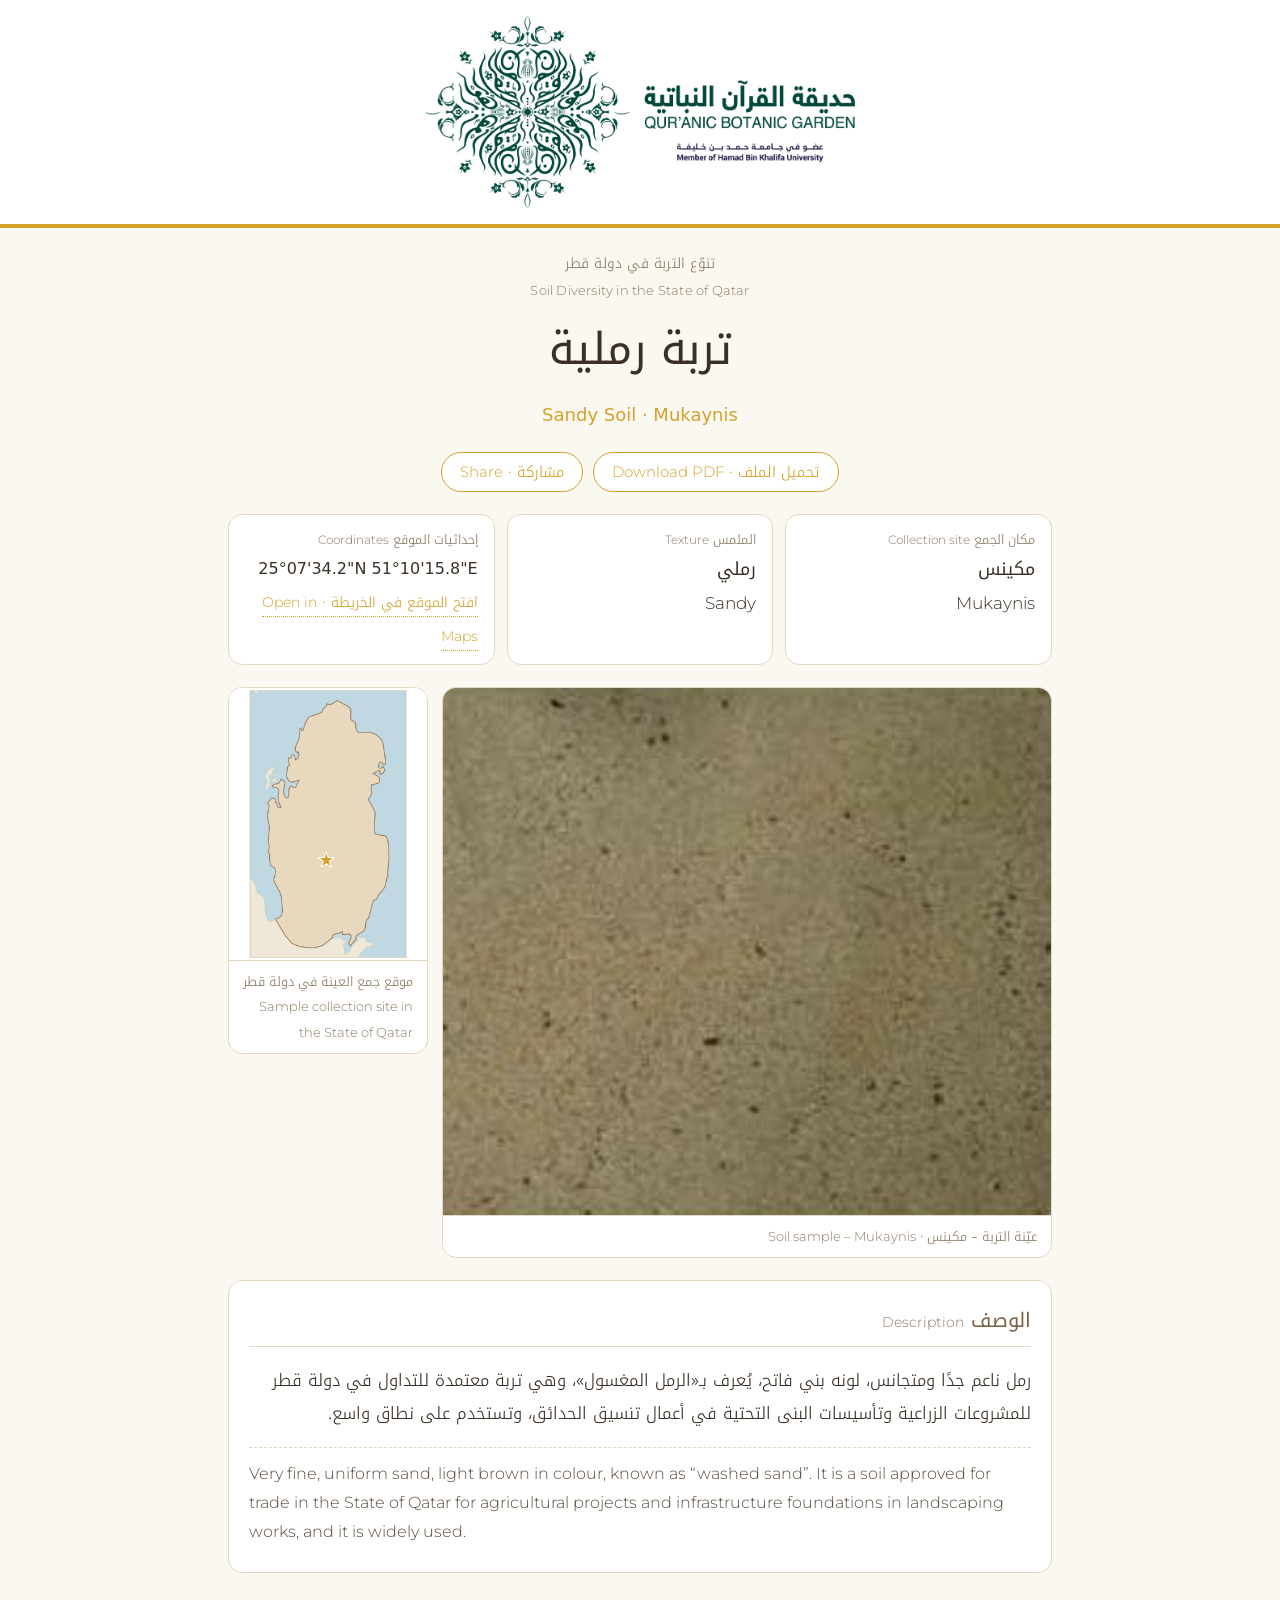
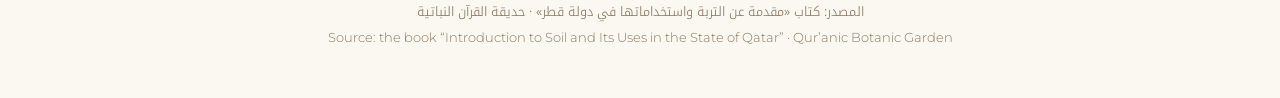
<file: 06-sandy-mukaynis/index.html>
<!doctype html><html lang="ar" dir="rtl"><head><meta charset="utf-8">
<meta name="viewport" content="width=device-width,initial-scale=1"><title>تربة رملية – مكينس | تنوّع التربة في دولة قطر</title>
<meta name="description" content="رمل ناعم جدًا ومتجانس، لونه بني فاتح، يُعرف بـ«الرمل المغسول»، وهي تربة معتمدة للتداول في دولة قطر للمشروعات الزراعية وتأسيسات البنى التحتية في أعمال ">
<link rel="stylesheet" href="../assets/style.css"><style>:root{--acc:#D4A12B}</style></head><body>
<header class="top"><img src="../assets/logo.png" alt="حديقة القرآن النباتية - Qur'anic Botanic Garden"></header><div class="wrap">
<div class="series">تنوّع التربة في دولة قطر<span class="e" style="display:block;font-size:13px">Soil Diversity in the State of Qatar</span></div>
<h1>تربة رملية</h1><span class="en">Sandy Soil · Mukaynis</span>
<div class="actions"><a class="btn" href="06-sandy-mukaynis.pdf" download>تحميل الملف · <span class="e">Download PDF</span></a><button class="btn" type="button" id="share">مشاركة · <span class="e">Share</span></button></div>
<div class="facts">
 <div class="fact"><small>مكان الجمع <span class="e">Collection site</span></small><b>مكينس</b><br><span class="e">Mukaynis</span></div>
 <div class="fact"><small>الملمس <span class="e">Texture</span></small><b>رملي</b><br><span class="e">Sandy</span></div>
 <div class="fact"><small>إحداثيات الموقع <span class="e">Coordinates</span></small><span class="lat">25°07'34.2"N 51°10'15.8"E</span><br><a href="https://www.google.com/maps?q=25.126167,51.171056" target="_blank" rel="noopener">افتح الموقع في الخريطة · <span class="e">Open in Maps</span></a></div>
</div>
<div class="media">
 <figure><img src="img/sample.png" alt="عيّنة تربة رملية – مكينس"><figcaption>عيّنة التربة – مكينس · <span class="e">Soil sample – Mukaynis</span></figcaption></figure>
 <figure><img src="img/map.png" alt="موقع العيّنة على خريطة قطر"><figcaption>موقع جمع العينة في دولة قطر<br><span class="e">Sample collection site in the State of Qatar</span></figcaption></figure>
</div>
<section class="block"><h2>الوصف <span class="e">Description</span></h2><p>رمل ناعم جدًا ومتجانس، لونه بني فاتح، يُعرف بـ«الرمل المغسول»، وهي تربة معتمدة للتداول في دولة قطر للمشروعات الزراعية وتأسيسات البنى التحتية في أعمال تنسيق الحدائق، وتستخدم على نطاق واسع.</p><p class="e" lang="en">Very fine, uniform sand, light brown in colour, known as “washed sand”. It is a soil approved for trade in the State of Qatar for agricultural projects and infrastructure foundations in landscaping works, and it is widely used.</p></section>

<script>
(function(){var b=document.getElementById('share');if(!b)return;b.addEventListener('click',async function(){
 var url=location.href.split('#')[0],pdf='06-sandy-mukaynis.pdf',title=document.title;
 try{ var r=await fetch(pdf); var f=new File([await r.blob()],pdf,{type:'application/pdf'});
   if(navigator.canShare&&navigator.canShare({files:[f]})){await navigator.share({files:[f],title:title,url:url});return;} }catch(e){}
 try{ if(navigator.share){await navigator.share({title:title,url:url});return;} }catch(e){return;}
 try{ await navigator.clipboard.writeText(url); b.textContent='تم نسخ الرابط · Link copied'; }catch(e){ window.prompt('Link',url); }
});})();
</script>
<footer>المصدر: كتاب «مقدمة عن التربة واستخداماتها في دولة قطر» · حديقة القرآن النباتية<br><span class="e">Source: the book “Introduction to Soil and Its Uses in the State of Qatar” · Qur’anic Botanic Garden</span></footer></div></body></html>
</file>
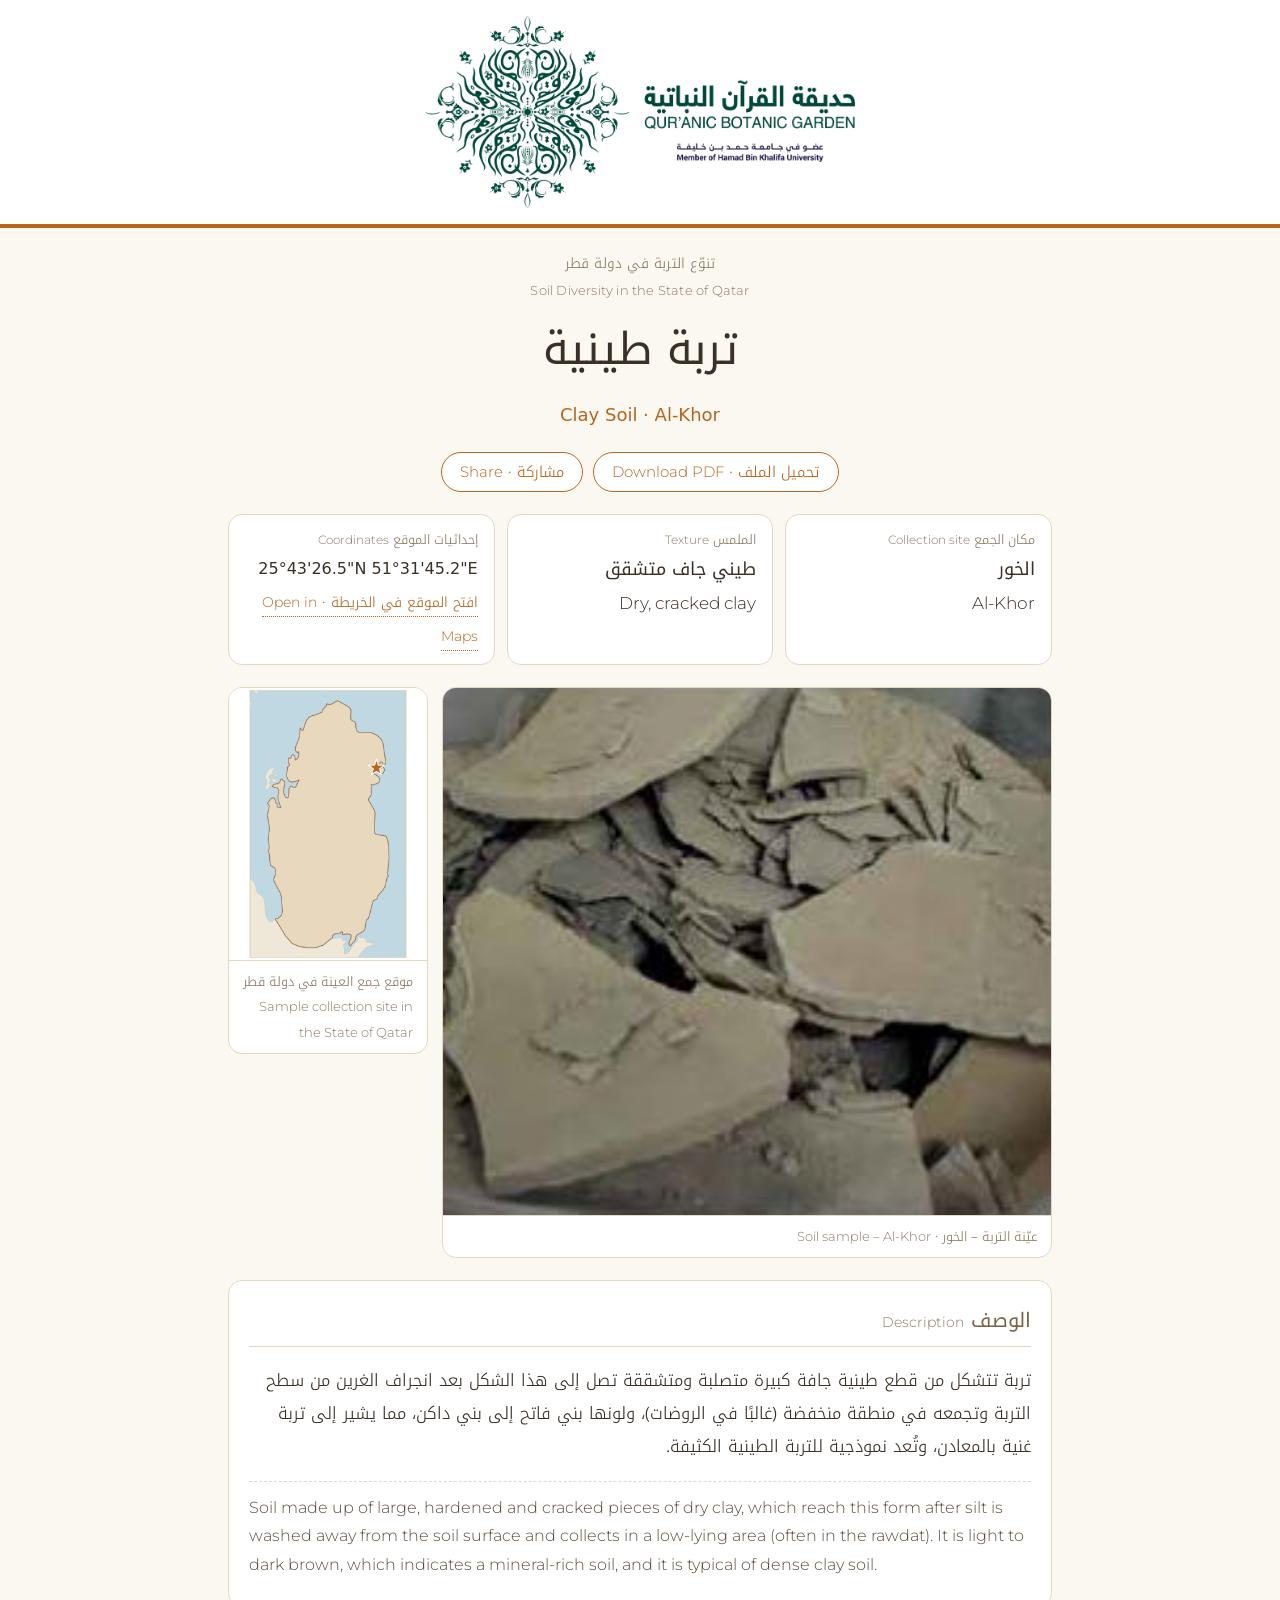
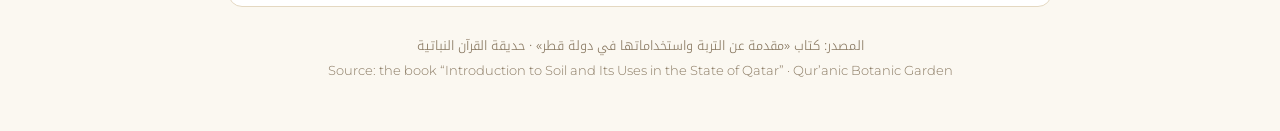
<file: 07-clay-al-khor/index.html>
<!doctype html><html lang="ar" dir="rtl"><head><meta charset="utf-8">
<meta name="viewport" content="width=device-width,initial-scale=1"><title>تربة طينية – الخور | تنوّع التربة في دولة قطر</title>
<meta name="description" content="تربة تتشكل من قطع طينية جافة كبيرة متصلبة ومتشققة تصل إلى هذا الشكل بعد انجراف الغرين من سطح التربة وتجمعه في منطقة منخفضة (غالبًا في الروضات)، ولونها">
<link rel="stylesheet" href="../assets/style.css"><style>:root{--acc:#B5651D}</style></head><body>
<header class="top"><img src="../assets/logo.png" alt="حديقة القرآن النباتية - Qur'anic Botanic Garden"></header><div class="wrap">
<div class="series">تنوّع التربة في دولة قطر<span class="e" style="display:block;font-size:13px">Soil Diversity in the State of Qatar</span></div>
<h1>تربة طينية</h1><span class="en">Clay Soil · Al-Khor</span>
<div class="actions"><a class="btn" href="07-clay-al-khor.pdf" download>تحميل الملف · <span class="e">Download PDF</span></a><button class="btn" type="button" id="share">مشاركة · <span class="e">Share</span></button></div>
<div class="facts">
 <div class="fact"><small>مكان الجمع <span class="e">Collection site</span></small><b>الخور</b><br><span class="e">Al-Khor</span></div>
 <div class="fact"><small>الملمس <span class="e">Texture</span></small><b>طيني جاف متشقق</b><br><span class="e">Dry, cracked clay</span></div>
 <div class="fact"><small>إحداثيات الموقع <span class="e">Coordinates</span></small><span class="lat">25°43'26.5"N 51°31'45.2"E</span><br><a href="https://www.google.com/maps?q=25.724028,51.529222" target="_blank" rel="noopener">افتح الموقع في الخريطة · <span class="e">Open in Maps</span></a></div>
</div>
<div class="media">
 <figure><img src="img/sample.png" alt="عيّنة تربة طينية – الخور"><figcaption>عيّنة التربة – الخور · <span class="e">Soil sample – Al-Khor</span></figcaption></figure>
 <figure><img src="img/map.png" alt="موقع العيّنة على خريطة قطر"><figcaption>موقع جمع العينة في دولة قطر<br><span class="e">Sample collection site in the State of Qatar</span></figcaption></figure>
</div>
<section class="block"><h2>الوصف <span class="e">Description</span></h2><p>تربة تتشكل من قطع طينية جافة كبيرة متصلبة ومتشققة تصل إلى هذا الشكل بعد انجراف الغرين من سطح التربة وتجمعه في منطقة منخفضة (غالبًا في الروضات)، ولونها بني فاتح إلى بني داكن، مما يشير إلى تربة غنية بالمعادن، وتُعد نموذجية للتربة الطينية الكثيفة.</p><p class="e" lang="en">Soil made up of large, hardened and cracked pieces of dry clay, which reach this form after silt is washed away from the soil surface and collects in a low-lying area (often in the rawdat). It is light to dark brown, which indicates a mineral-rich soil, and it is typical of dense clay soil.</p></section>

<script>
(function(){var b=document.getElementById('share');if(!b)return;b.addEventListener('click',async function(){
 var url=location.href.split('#')[0],pdf='07-clay-al-khor.pdf',title=document.title;
 try{ var r=await fetch(pdf); var f=new File([await r.blob()],pdf,{type:'application/pdf'});
   if(navigator.canShare&&navigator.canShare({files:[f]})){await navigator.share({files:[f],title:title,url:url});return;} }catch(e){}
 try{ if(navigator.share){await navigator.share({title:title,url:url});return;} }catch(e){return;}
 try{ await navigator.clipboard.writeText(url); b.textContent='تم نسخ الرابط · Link copied'; }catch(e){ window.prompt('Link',url); }
});})();
</script>
<footer>المصدر: كتاب «مقدمة عن التربة واستخداماتها في دولة قطر» · حديقة القرآن النباتية<br><span class="e">Source: the book “Introduction to Soil and Its Uses in the State of Qatar” · Qur’anic Botanic Garden</span></footer></div></body></html>
</file>
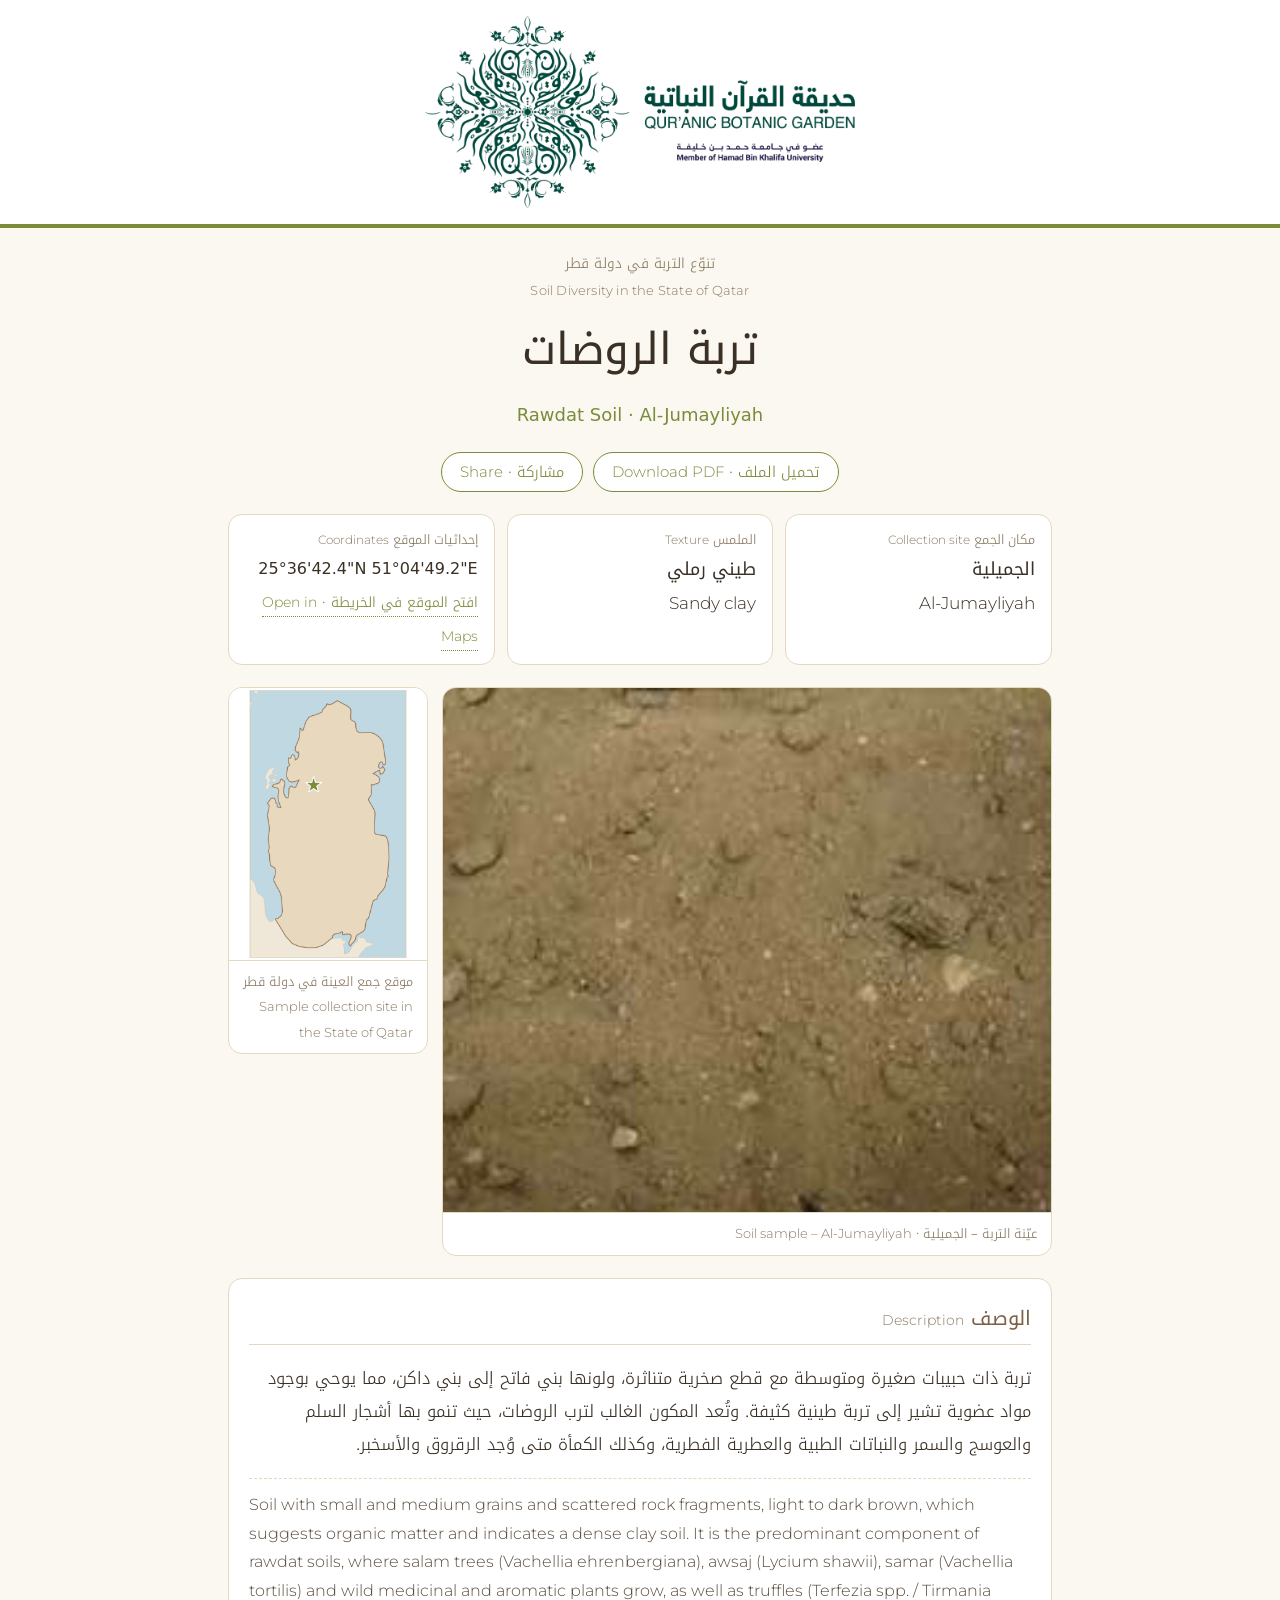
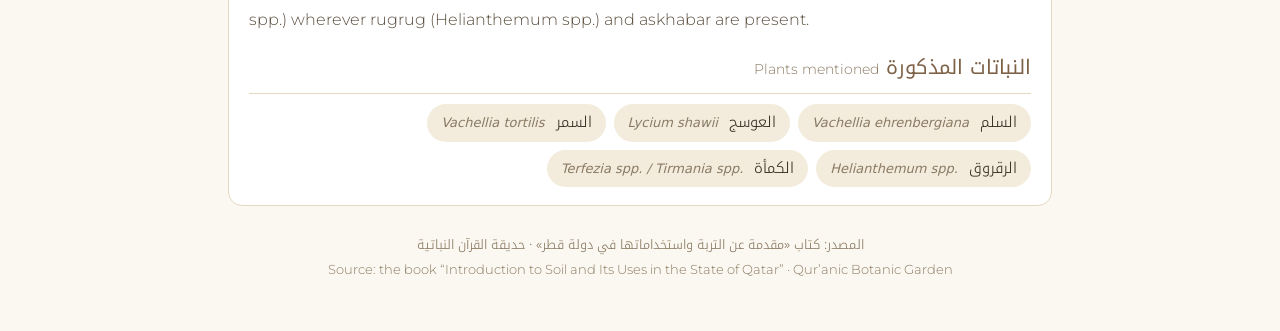
<file: 08-rawdat-al-jumayliyah/index.html>
<!doctype html><html lang="ar" dir="rtl"><head><meta charset="utf-8">
<meta name="viewport" content="width=device-width,initial-scale=1"><title>تربة الروضات – الجميلية | تنوّع التربة في دولة قطر</title>
<meta name="description" content="تربة ذات حبيبات صغيرة ومتوسطة مع قطع صخرية متناثرة، ولونها بني فاتح إلى بني داكن، مما يوحي بوجود مواد عضوية تشير إلى تربة طينية كثيفة. وتُعد المكون ال">
<link rel="stylesheet" href="../assets/style.css"><style>:root{--acc:#7A8B3A}</style></head><body>
<header class="top"><img src="../assets/logo.png" alt="حديقة القرآن النباتية - Qur'anic Botanic Garden"></header><div class="wrap">
<div class="series">تنوّع التربة في دولة قطر<span class="e" style="display:block;font-size:13px">Soil Diversity in the State of Qatar</span></div>
<h1>تربة الروضات</h1><span class="en">Rawdat Soil · Al-Jumayliyah</span>
<div class="actions"><a class="btn" href="08-rawdat-al-jumayliyah.pdf" download>تحميل الملف · <span class="e">Download PDF</span></a><button class="btn" type="button" id="share">مشاركة · <span class="e">Share</span></button></div>
<div class="facts">
 <div class="fact"><small>مكان الجمع <span class="e">Collection site</span></small><b>الجميلية</b><br><span class="e">Al-Jumayliyah</span></div>
 <div class="fact"><small>الملمس <span class="e">Texture</span></small><b>طيني رملي</b><br><span class="e">Sandy clay</span></div>
 <div class="fact"><small>إحداثيات الموقع <span class="e">Coordinates</span></small><span class="lat">25°36'42.4"N 51°04'49.2"E</span><br><a href="https://www.google.com/maps?q=25.611778,51.080333" target="_blank" rel="noopener">افتح الموقع في الخريطة · <span class="e">Open in Maps</span></a></div>
</div>
<div class="media">
 <figure><img src="img/sample.png" alt="عيّنة تربة الروضات – الجميلية"><figcaption>عيّنة التربة – الجميلية · <span class="e">Soil sample – Al-Jumayliyah</span></figcaption></figure>
 <figure><img src="img/map.png" alt="موقع العيّنة على خريطة قطر"><figcaption>موقع جمع العينة في دولة قطر<br><span class="e">Sample collection site in the State of Qatar</span></figcaption></figure>
</div>
<section class="block"><h2>الوصف <span class="e">Description</span></h2><p>تربة ذات حبيبات صغيرة ومتوسطة مع قطع صخرية متناثرة، ولونها بني فاتح إلى بني داكن، مما يوحي بوجود مواد عضوية تشير إلى تربة طينية كثيفة. وتُعد المكون الغالب لترب الروضات، حيث تنمو بها أشجار السلم والعوسج والسمر والنباتات الطبية والعطرية الفطرية، وكذلك الكمأة متى وُجد الرقروق والأسخبر.</p><p class="e" lang="en">Soil with small and medium grains and scattered rock fragments, light to dark brown, which suggests organic matter and indicates a dense clay soil. It is the predominant component of rawdat soils, where salam trees (Vachellia ehrenbergiana), awsaj (Lycium shawii), samar (Vachellia tortilis) and wild medicinal and aromatic plants grow, as well as truffles (Terfezia spp. / Tirmania spp.) wherever rugrug (Helianthemum spp.) and askhabar are present.</p><h2>النباتات المذكورة <span class="e">Plants mentioned</span></h2><div class="chips"><span class="chip">السلم <i>Vachellia ehrenbergiana</i></span><span class="chip">العوسج <i>Lycium shawii</i></span><span class="chip">السمر <i>Vachellia tortilis</i></span><span class="chip">الرقروق <i>Helianthemum spp.</i></span><span class="chip">الكمأة <i>Terfezia spp. / Tirmania spp.</i></span></div></section>

<script>
(function(){var b=document.getElementById('share');if(!b)return;b.addEventListener('click',async function(){
 var url=location.href.split('#')[0],pdf='08-rawdat-al-jumayliyah.pdf',title=document.title;
 try{ var r=await fetch(pdf); var f=new File([await r.blob()],pdf,{type:'application/pdf'});
   if(navigator.canShare&&navigator.canShare({files:[f]})){await navigator.share({files:[f],title:title,url:url});return;} }catch(e){}
 try{ if(navigator.share){await navigator.share({title:title,url:url});return;} }catch(e){return;}
 try{ await navigator.clipboard.writeText(url); b.textContent='تم نسخ الرابط · Link copied'; }catch(e){ window.prompt('Link',url); }
});})();
</script>
<footer>المصدر: كتاب «مقدمة عن التربة واستخداماتها في دولة قطر» · حديقة القرآن النباتية<br><span class="e">Source: the book “Introduction to Soil and Its Uses in the State of Qatar” · Qur’anic Botanic Garden</span></footer></div></body></html>
</file>
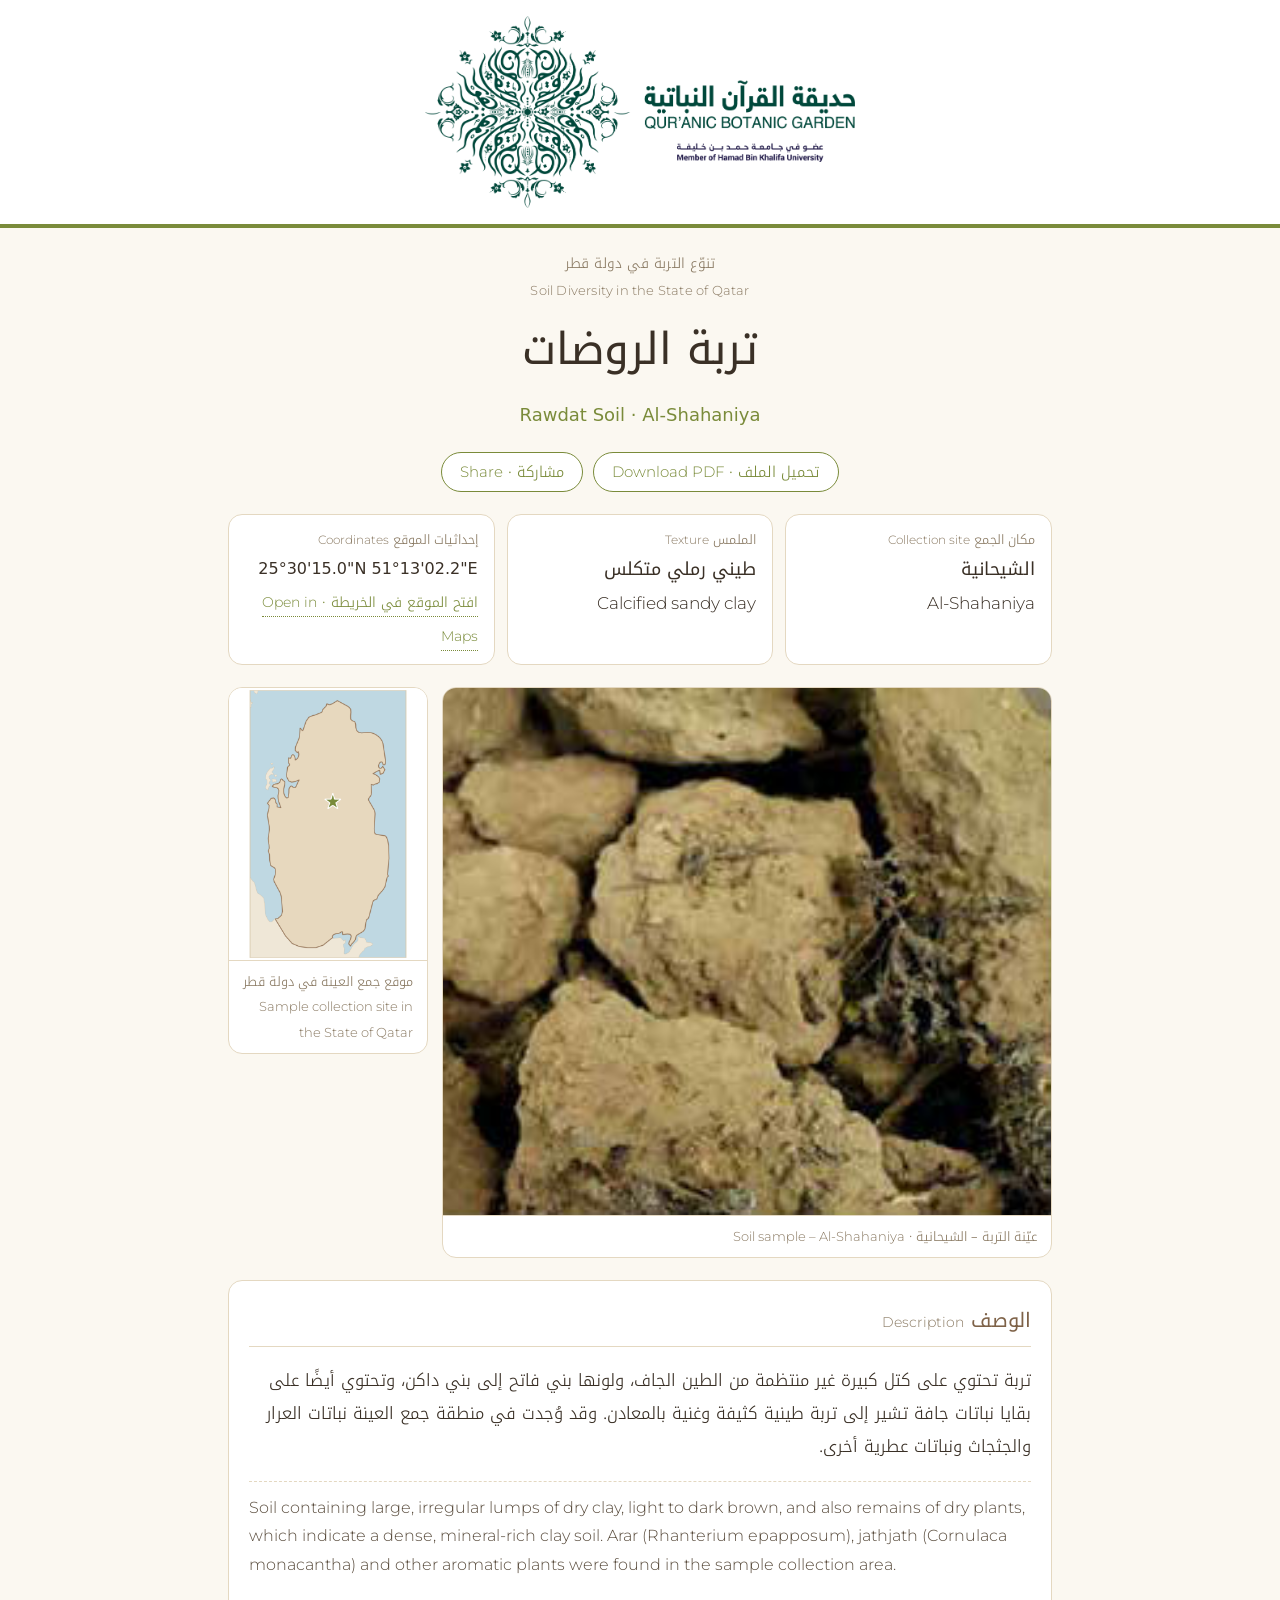
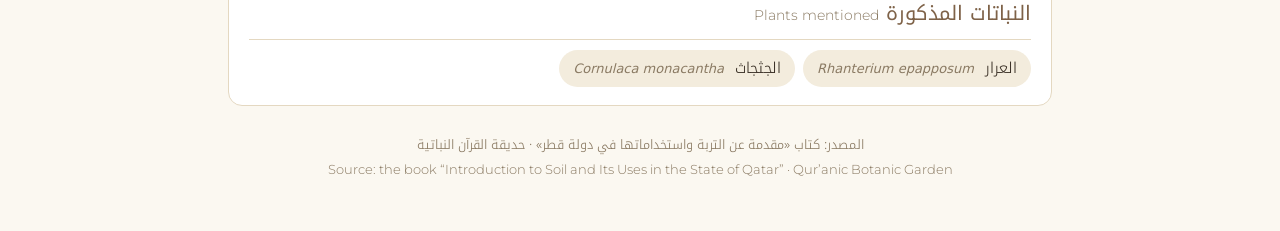
<file: 09-rawdat-al-shahaniya/index.html>
<!doctype html><html lang="ar" dir="rtl"><head><meta charset="utf-8">
<meta name="viewport" content="width=device-width,initial-scale=1"><title>تربة الروضات – الشيحانية | تنوّع التربة في دولة قطر</title>
<meta name="description" content="تربة تحتوي على كتل كبيرة غير منتظمة من الطين الجاف، ولونها بني فاتح إلى بني داكن، وتحتوي أيضًا على بقايا نباتات جافة تشير إلى تربة طينية كثيفة وغنية ب">
<link rel="stylesheet" href="../assets/style.css"><style>:root{--acc:#7A8B3A}</style></head><body>
<header class="top"><img src="../assets/logo.png" alt="حديقة القرآن النباتية - Qur'anic Botanic Garden"></header><div class="wrap">
<div class="series">تنوّع التربة في دولة قطر<span class="e" style="display:block;font-size:13px">Soil Diversity in the State of Qatar</span></div>
<h1>تربة الروضات</h1><span class="en">Rawdat Soil · Al-Shahaniya</span>
<div class="actions"><a class="btn" href="09-rawdat-al-shahaniya.pdf" download>تحميل الملف · <span class="e">Download PDF</span></a><button class="btn" type="button" id="share">مشاركة · <span class="e">Share</span></button></div>
<div class="facts">
 <div class="fact"><small>مكان الجمع <span class="e">Collection site</span></small><b>الشيحانية</b><br><span class="e">Al-Shahaniya</span></div>
 <div class="fact"><small>الملمس <span class="e">Texture</span></small><b>طيني رملي متكلس</b><br><span class="e">Calcified sandy clay</span></div>
 <div class="fact"><small>إحداثيات الموقع <span class="e">Coordinates</span></small><span class="lat">25°30'15.0"N 51°13'02.2"E</span><br><a href="https://www.google.com/maps?q=25.504167,51.217278" target="_blank" rel="noopener">افتح الموقع في الخريطة · <span class="e">Open in Maps</span></a></div>
</div>
<div class="media">
 <figure><img src="img/sample.png" alt="عيّنة تربة الروضات – الشيحانية"><figcaption>عيّنة التربة – الشيحانية · <span class="e">Soil sample – Al-Shahaniya</span></figcaption></figure>
 <figure><img src="img/map.png" alt="موقع العيّنة على خريطة قطر"><figcaption>موقع جمع العينة في دولة قطر<br><span class="e">Sample collection site in the State of Qatar</span></figcaption></figure>
</div>
<section class="block"><h2>الوصف <span class="e">Description</span></h2><p>تربة تحتوي على كتل كبيرة غير منتظمة من الطين الجاف، ولونها بني فاتح إلى بني داكن، وتحتوي أيضًا على بقايا نباتات جافة تشير إلى تربة طينية كثيفة وغنية بالمعادن. وقد وُجدت في منطقة جمع العينة نباتات العرار والجثجاث ونباتات عطرية أخرى.</p><p class="e" lang="en">Soil containing large, irregular lumps of dry clay, light to dark brown, and also remains of dry plants, which indicate a dense, mineral-rich clay soil. Arar (Rhanterium epapposum), jathjath (Cornulaca monacantha) and other aromatic plants were found in the sample collection area.</p><h2>النباتات المذكورة <span class="e">Plants mentioned</span></h2><div class="chips"><span class="chip">العرار <i>Rhanterium epapposum</i></span><span class="chip">الجثجاث <i>Cornulaca monacantha</i></span></div></section>

<script>
(function(){var b=document.getElementById('share');if(!b)return;b.addEventListener('click',async function(){
 var url=location.href.split('#')[0],pdf='09-rawdat-al-shahaniya.pdf',title=document.title;
 try{ var r=await fetch(pdf); var f=new File([await r.blob()],pdf,{type:'application/pdf'});
   if(navigator.canShare&&navigator.canShare({files:[f]})){await navigator.share({files:[f],title:title,url:url});return;} }catch(e){}
 try{ if(navigator.share){await navigator.share({title:title,url:url});return;} }catch(e){return;}
 try{ await navigator.clipboard.writeText(url); b.textContent='تم نسخ الرابط · Link copied'; }catch(e){ window.prompt('Link',url); }
});})();
</script>
<footer>المصدر: كتاب «مقدمة عن التربة واستخداماتها في دولة قطر» · حديقة القرآن النباتية<br><span class="e">Source: the book “Introduction to Soil and Its Uses in the State of Qatar” · Qur’anic Botanic Garden</span></footer></div></body></html>
</file>
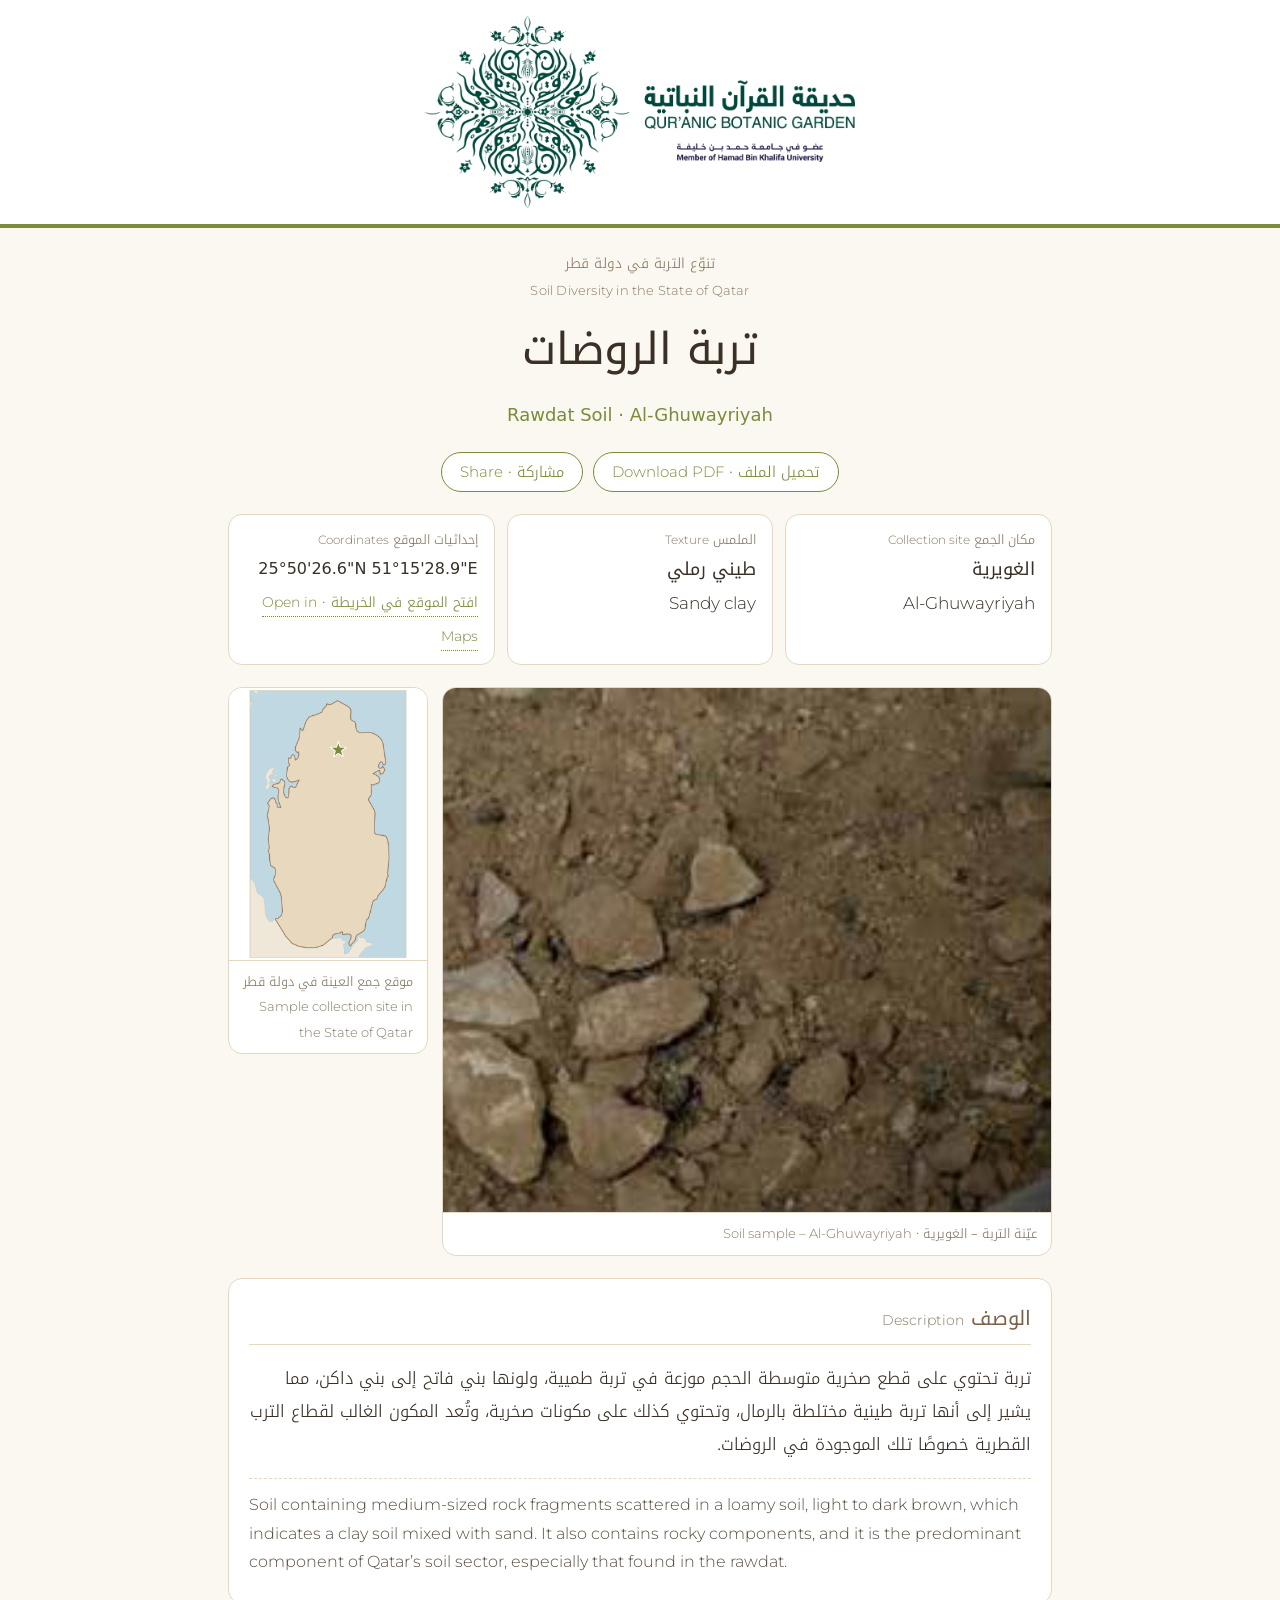
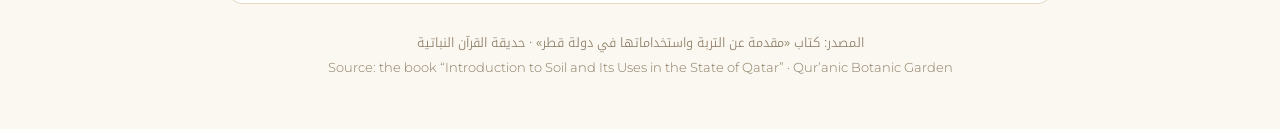
<file: 10-rawdat-al-ghuwayriyah/index.html>
<!doctype html><html lang="ar" dir="rtl"><head><meta charset="utf-8">
<meta name="viewport" content="width=device-width,initial-scale=1"><title>تربة الروضات – الغويرية | تنوّع التربة في دولة قطر</title>
<meta name="description" content="تربة تحتوي على قطع صخرية متوسطة الحجم موزعة في تربة طميية، ولونها بني فاتح إلى بني داكن، مما يشير إلى أنها تربة طينية مختلطة بالرمال، وتحتوي كذلك على ">
<link rel="stylesheet" href="../assets/style.css"><style>:root{--acc:#7A8B3A}</style></head><body>
<header class="top"><img src="../assets/logo.png" alt="حديقة القرآن النباتية - Qur'anic Botanic Garden"></header><div class="wrap">
<div class="series">تنوّع التربة في دولة قطر<span class="e" style="display:block;font-size:13px">Soil Diversity in the State of Qatar</span></div>
<h1>تربة الروضات</h1><span class="en">Rawdat Soil · Al-Ghuwayriyah</span>
<div class="actions"><a class="btn" href="10-rawdat-al-ghuwayriyah.pdf" download>تحميل الملف · <span class="e">Download PDF</span></a><button class="btn" type="button" id="share">مشاركة · <span class="e">Share</span></button></div>
<div class="facts">
 <div class="fact"><small>مكان الجمع <span class="e">Collection site</span></small><b>الغويرية</b><br><span class="e">Al-Ghuwayriyah</span></div>
 <div class="fact"><small>الملمس <span class="e">Texture</span></small><b>طيني رملي</b><br><span class="e">Sandy clay</span></div>
 <div class="fact"><small>إحداثيات الموقع <span class="e">Coordinates</span></small><span class="lat">25°50'26.6"N 51°15'28.9"E</span><br><a href="https://www.google.com/maps?q=25.840722,51.258028" target="_blank" rel="noopener">افتح الموقع في الخريطة · <span class="e">Open in Maps</span></a></div>
</div>
<div class="media">
 <figure><img src="img/sample.png" alt="عيّنة تربة الروضات – الغويرية"><figcaption>عيّنة التربة – الغويرية · <span class="e">Soil sample – Al-Ghuwayriyah</span></figcaption></figure>
 <figure><img src="img/map.png" alt="موقع العيّنة على خريطة قطر"><figcaption>موقع جمع العينة في دولة قطر<br><span class="e">Sample collection site in the State of Qatar</span></figcaption></figure>
</div>
<section class="block"><h2>الوصف <span class="e">Description</span></h2><p>تربة تحتوي على قطع صخرية متوسطة الحجم موزعة في تربة طميية، ولونها بني فاتح إلى بني داكن، مما يشير إلى أنها تربة طينية مختلطة بالرمال، وتحتوي كذلك على مكونات صخرية، وتُعد المكون الغالب لقطاع الترب القطرية خصوصًا تلك الموجودة في الروضات.</p><p class="e" lang="en">Soil containing medium-sized rock fragments scattered in a loamy soil, light to dark brown, which indicates a clay soil mixed with sand. It also contains rocky components, and it is the predominant component of Qatar’s soil sector, especially that found in the rawdat.</p></section>

<script>
(function(){var b=document.getElementById('share');if(!b)return;b.addEventListener('click',async function(){
 var url=location.href.split('#')[0],pdf='10-rawdat-al-ghuwayriyah.pdf',title=document.title;
 try{ var r=await fetch(pdf); var f=new File([await r.blob()],pdf,{type:'application/pdf'});
   if(navigator.canShare&&navigator.canShare({files:[f]})){await navigator.share({files:[f],title:title,url:url});return;} }catch(e){}
 try{ if(navigator.share){await navigator.share({title:title,url:url});return;} }catch(e){return;}
 try{ await navigator.clipboard.writeText(url); b.textContent='تم نسخ الرابط · Link copied'; }catch(e){ window.prompt('Link',url); }
});})();
</script>
<footer>المصدر: كتاب «مقدمة عن التربة واستخداماتها في دولة قطر» · حديقة القرآن النباتية<br><span class="e">Source: the book “Introduction to Soil and Its Uses in the State of Qatar” · Qur’anic Botanic Garden</span></footer></div></body></html>
</file>
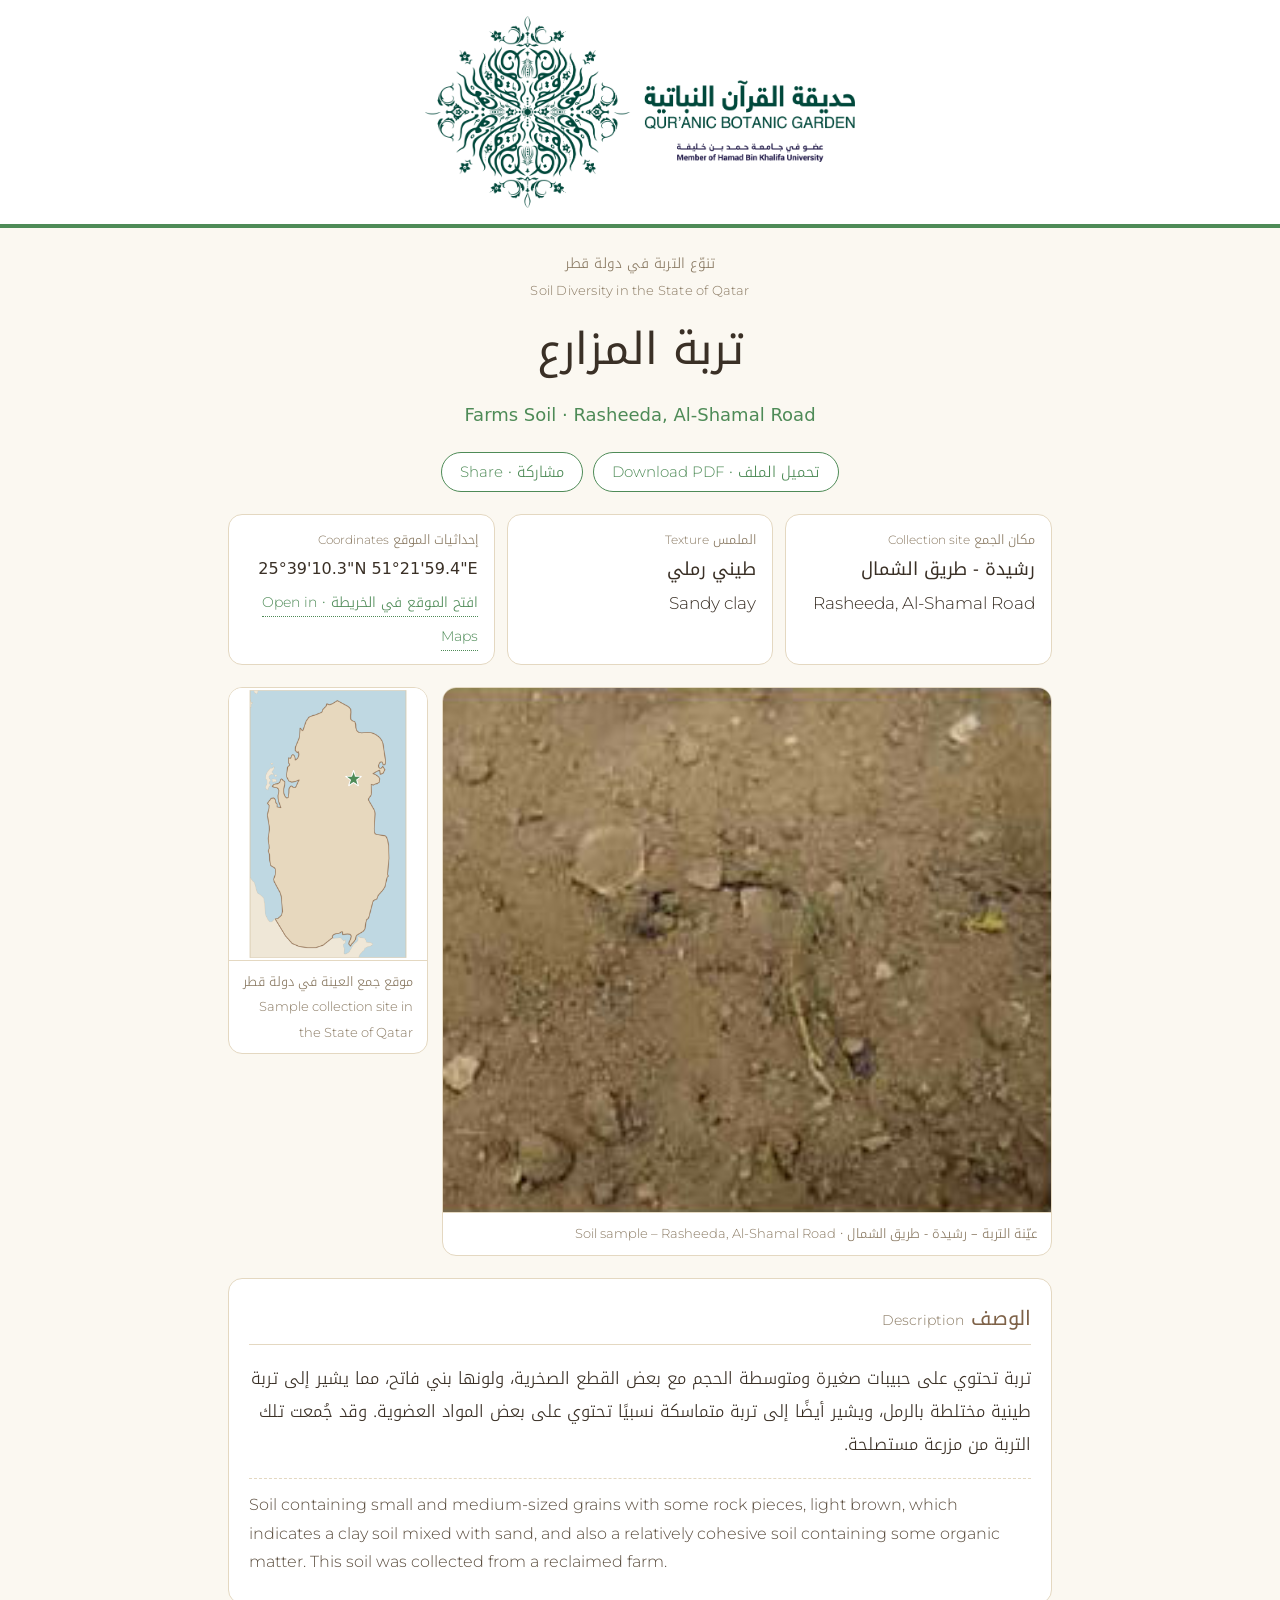
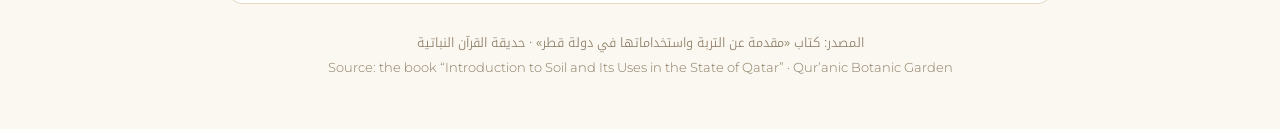
<file: 11-farms-rasheeda/index.html>
<!doctype html><html lang="ar" dir="rtl"><head><meta charset="utf-8">
<meta name="viewport" content="width=device-width,initial-scale=1"><title>تربة المزارع – رشيدة - طريق الشمال | تنوّع التربة في دولة قطر</title>
<meta name="description" content="تربة تحتوي على حبيبات صغيرة ومتوسطة الحجم مع بعض القطع الصخرية، ولونها بني فاتح، مما يشير إلى تربة طينية مختلطة بالرمل، ويشير أيضًا إلى تربة متماسكة ن">
<link rel="stylesheet" href="../assets/style.css"><style>:root{--acc:#4E8B57}</style></head><body>
<header class="top"><img src="../assets/logo.png" alt="حديقة القرآن النباتية - Qur'anic Botanic Garden"></header><div class="wrap">
<div class="series">تنوّع التربة في دولة قطر<span class="e" style="display:block;font-size:13px">Soil Diversity in the State of Qatar</span></div>
<h1>تربة المزارع</h1><span class="en">Farms Soil · Rasheeda, Al-Shamal Road</span>
<div class="actions"><a class="btn" href="11-farms-rasheeda.pdf" download>تحميل الملف · <span class="e">Download PDF</span></a><button class="btn" type="button" id="share">مشاركة · <span class="e">Share</span></button></div>
<div class="facts">
 <div class="fact"><small>مكان الجمع <span class="e">Collection site</span></small><b>رشيدة - طريق الشمال</b><br><span class="e">Rasheeda, Al-Shamal Road</span></div>
 <div class="fact"><small>الملمس <span class="e">Texture</span></small><b>طيني رملي</b><br><span class="e">Sandy clay</span></div>
 <div class="fact"><small>إحداثيات الموقع <span class="e">Coordinates</span></small><span class="lat">25°39'10.3"N 51°21'59.4"E</span><br><a href="https://www.google.com/maps?q=25.652861,51.366500" target="_blank" rel="noopener">افتح الموقع في الخريطة · <span class="e">Open in Maps</span></a></div>
</div>
<div class="media">
 <figure><img src="img/sample.png" alt="عيّنة تربة المزارع – رشيدة - طريق الشمال"><figcaption>عيّنة التربة – رشيدة - طريق الشمال · <span class="e">Soil sample – Rasheeda, Al-Shamal Road</span></figcaption></figure>
 <figure><img src="img/map.png" alt="موقع العيّنة على خريطة قطر"><figcaption>موقع جمع العينة في دولة قطر<br><span class="e">Sample collection site in the State of Qatar</span></figcaption></figure>
</div>
<section class="block"><h2>الوصف <span class="e">Description</span></h2><p>تربة تحتوي على حبيبات صغيرة ومتوسطة الحجم مع بعض القطع الصخرية، ولونها بني فاتح، مما يشير إلى تربة طينية مختلطة بالرمل، ويشير أيضًا إلى تربة متماسكة نسبيًا تحتوي على بعض المواد العضوية. وقد جُمعت تلك التربة من مزرعة مستصلحة.</p><p class="e" lang="en">Soil containing small and medium-sized grains with some rock pieces, light brown, which indicates a clay soil mixed with sand, and also a relatively cohesive soil containing some organic matter. This soil was collected from a reclaimed farm.</p></section>

<script>
(function(){var b=document.getElementById('share');if(!b)return;b.addEventListener('click',async function(){
 var url=location.href.split('#')[0],pdf='11-farms-rasheeda.pdf',title=document.title;
 try{ var r=await fetch(pdf); var f=new File([await r.blob()],pdf,{type:'application/pdf'});
   if(navigator.canShare&&navigator.canShare({files:[f]})){await navigator.share({files:[f],title:title,url:url});return;} }catch(e){}
 try{ if(navigator.share){await navigator.share({title:title,url:url});return;} }catch(e){return;}
 try{ await navigator.clipboard.writeText(url); b.textContent='تم نسخ الرابط · Link copied'; }catch(e){ window.prompt('Link',url); }
});})();
</script>
<footer>المصدر: كتاب «مقدمة عن التربة واستخداماتها في دولة قطر» · حديقة القرآن النباتية<br><span class="e">Source: the book “Introduction to Soil and Its Uses in the State of Qatar” · Qur’anic Botanic Garden</span></footer></div></body></html>
</file>
<file: assets/style.css>
@font-face{font-family:'Noto Kufi Arabic';font-weight:300;src:url(fonts/NotoKufi-300.ttf) format('truetype')}
@font-face{font-family:'Noto Kufi Arabic';font-weight:400;src:url(fonts/NotoKufi-400.ttf) format('truetype')}
@font-face{font-family:'Montserrat';font-weight:300;src:url(fonts/Montserrat-300.ttf) format('truetype')}
@font-face{font-family:'Montserrat';font-weight:400;src:url(fonts/Montserrat-400.ttf) format('truetype')}
.actions{display:flex;gap:10px;justify-content:center;flex-wrap:wrap;margin:6px 0 18px}
.btn{font:inherit;font-size:15px;cursor:pointer;background:#fff;border:1px solid var(--acc);color:var(--acc);border-radius:999px;padding:7px 18px;text-decoration:none;line-height:1.6}
.btn:hover{background:var(--acc);color:#fff}
:root{--bg:#FBF8F1;--card:#fff;--ink:#3A3026;--muted:#8A7A63;--line:#E4D8C1;--brown:#7E6248;--acc:#B5651D}
*{box-sizing:border-box}html{-webkit-text-size-adjust:100%}
body{margin:0;background:var(--bg);color:var(--ink);font-family:'Noto Kufi Arabic','Segoe UI',Tahoma,sans-serif;font-weight:300;line-height:1.95;font-size:17px}
.wrap{max-width:860px;margin:0 auto;padding:0 18px 48px}
header.top{background:#fff;border-bottom:4px solid var(--acc);padding:16px 18px;text-align:center}
header.top img{width:min(88%,430px);height:auto;display:block;margin:0 auto}
.series{text-align:center;color:var(--muted);font-size:14px;margin:22px 0 4px;letter-spacing:.2px}
h1{font-weight:400;font-size:clamp(30px,7vw,44px);margin:2px 0 4px;text-align:center}
.en{display:block;text-align:center;color:var(--acc);font-family:system-ui,Segoe UI,sans-serif;font-weight:400;font-size:18px;margin-bottom:20px}
.facts{display:grid;grid-template-columns:repeat(auto-fit,minmax(220px,1fr));gap:12px;margin:22px 0}
.fact{background:var(--card);border:1px solid var(--line);border-radius:14px;padding:12px 16px}
.fact small{display:block;color:var(--muted);font-size:13px}
.fact b{font-weight:400;font-size:18px}
.fact .lat{font-family:system-ui,sans-serif;direction:ltr;unicode-bidi:isolate;display:inline-block;font-size:16px}
.fact a{color:var(--acc);font-size:14px;text-decoration:none;border-bottom:1px dotted var(--acc)}
.media{display:grid;grid-template-columns:1fr 200px;gap:14px;align-items:start;margin:8px 0 22px}
@media(max-width:640px){.media{grid-template-columns:1fr}.media figure:nth-child(2){max-width:210px;margin:0 auto}}
figure{margin:0;background:var(--card);border:1px solid var(--line);border-radius:14px;overflow:hidden}
figure img{display:block;width:100%;height:auto}
figcaption{font-size:13px;color:var(--muted);padding:8px 14px;border-top:1px solid var(--line)}
section.block{background:var(--card);border:1px solid var(--line);border-radius:14px;padding:6px 20px 14px;margin:16px 0}
section.block h2{font-weight:400;font-size:20px;color:var(--brown);margin:14px 0 4px;border-bottom:1px solid var(--line);padding-bottom:6px}
.chips{display:flex;flex-wrap:wrap;gap:8px;margin:10px 0 4px}
.chip{background:#F3ECDD;border-radius:999px;padding:4px 14px;font-size:15px}
@media print{.chip{padding:1px 10px;font-size:12px}.chips{gap:5px;margin:6px 0 2px}section.block h2{margin:8px 0 3px}}
.chip i{font-family:system-ui,sans-serif;color:var(--muted);font-size:13px;margin-right:6px;direction:ltr;unicode-bidi:isolate}
nav.pn{display:flex;justify-content:space-between;gap:10px;margin:26px 0 6px}
nav.pn a{flex:1;text-align:center;background:#fff;border:1px solid var(--line);border-radius:12px;padding:10px;color:var(--brown);text-decoration:none;font-size:15px}
footer{text-align:center;color:var(--muted);font-size:13px;margin-top:26px}
.list a{display:flex;align-items:center;gap:14px;background:#fff;border:1px solid var(--line);border-radius:14px;padding:12px 16px;margin:10px 0;text-decoration:none;color:var(--ink)}
.list .dot{width:14px;height:14px;border-radius:50%;flex:none}
.list .t{flex:1}.list .t b{font-weight:400;font-size:18px}.list .t small{display:block;color:var(--muted);font-size:13px}
.list .n{color:var(--muted);font-size:14px;font-family:system-ui}
.unverified{border-style:dashed}
.e{font-family:'Montserrat',system-ui,sans-serif;direction:ltr;text-align:left;font-weight:300}
.fact small .e{font-size:12px;margin-inline-start:6px}
p.e{font-size:15.5px;line-height:1.85;color:#5A4D3E;margin:4px 0 12px;padding-top:12px;border-top:1px dashed var(--line)}
.sub{display:block;text-align:center;color:var(--muted);font-size:15px;margin:-10px 0 18px}
h2 .e{font-size:14px;color:var(--muted);margin-inline-start:8px}
nav.pn a .e{display:block;font-size:12px;color:var(--muted)}

.series .e{text-align:center}
@media print{html,body{background:#fff!important}@page{size:A4;margin:10mm}body{font-size:13px;line-height:1.7}.actions{display:none}
header.top{border-bottom-width:3px;padding:6px}header.top img{width:60mm}.wrap{max-width:none;padding:0}
.series{margin:10px 0 2px}h1{font-size:28px}.en{margin-bottom:8px}.facts{grid-template-columns:repeat(3,1fr);margin:10px 0;gap:8px}
.fact{padding:8px 12px}.media{grid-template-columns:1fr 112px;margin:6px 0 8px;gap:8px}.media figure:nth-child(2) img{max-height:34mm;object-fit:contain;background:#BFD8E2}figcaption{font-size:10px;padding:4px 8px}.media figure:first-child img{max-height:34mm;object-fit:cover}
section.block{padding:2px 16px 6px;margin:6px 0}p.e{font-size:12.5px;padding-top:6px;margin:2px 0 6px;line-height:1.6}section.block p{margin:6px 0}.fact,figure{break-inside:avoid}footer{margin-top:8px;font-size:11px;line-height:1.5}}
</file>
